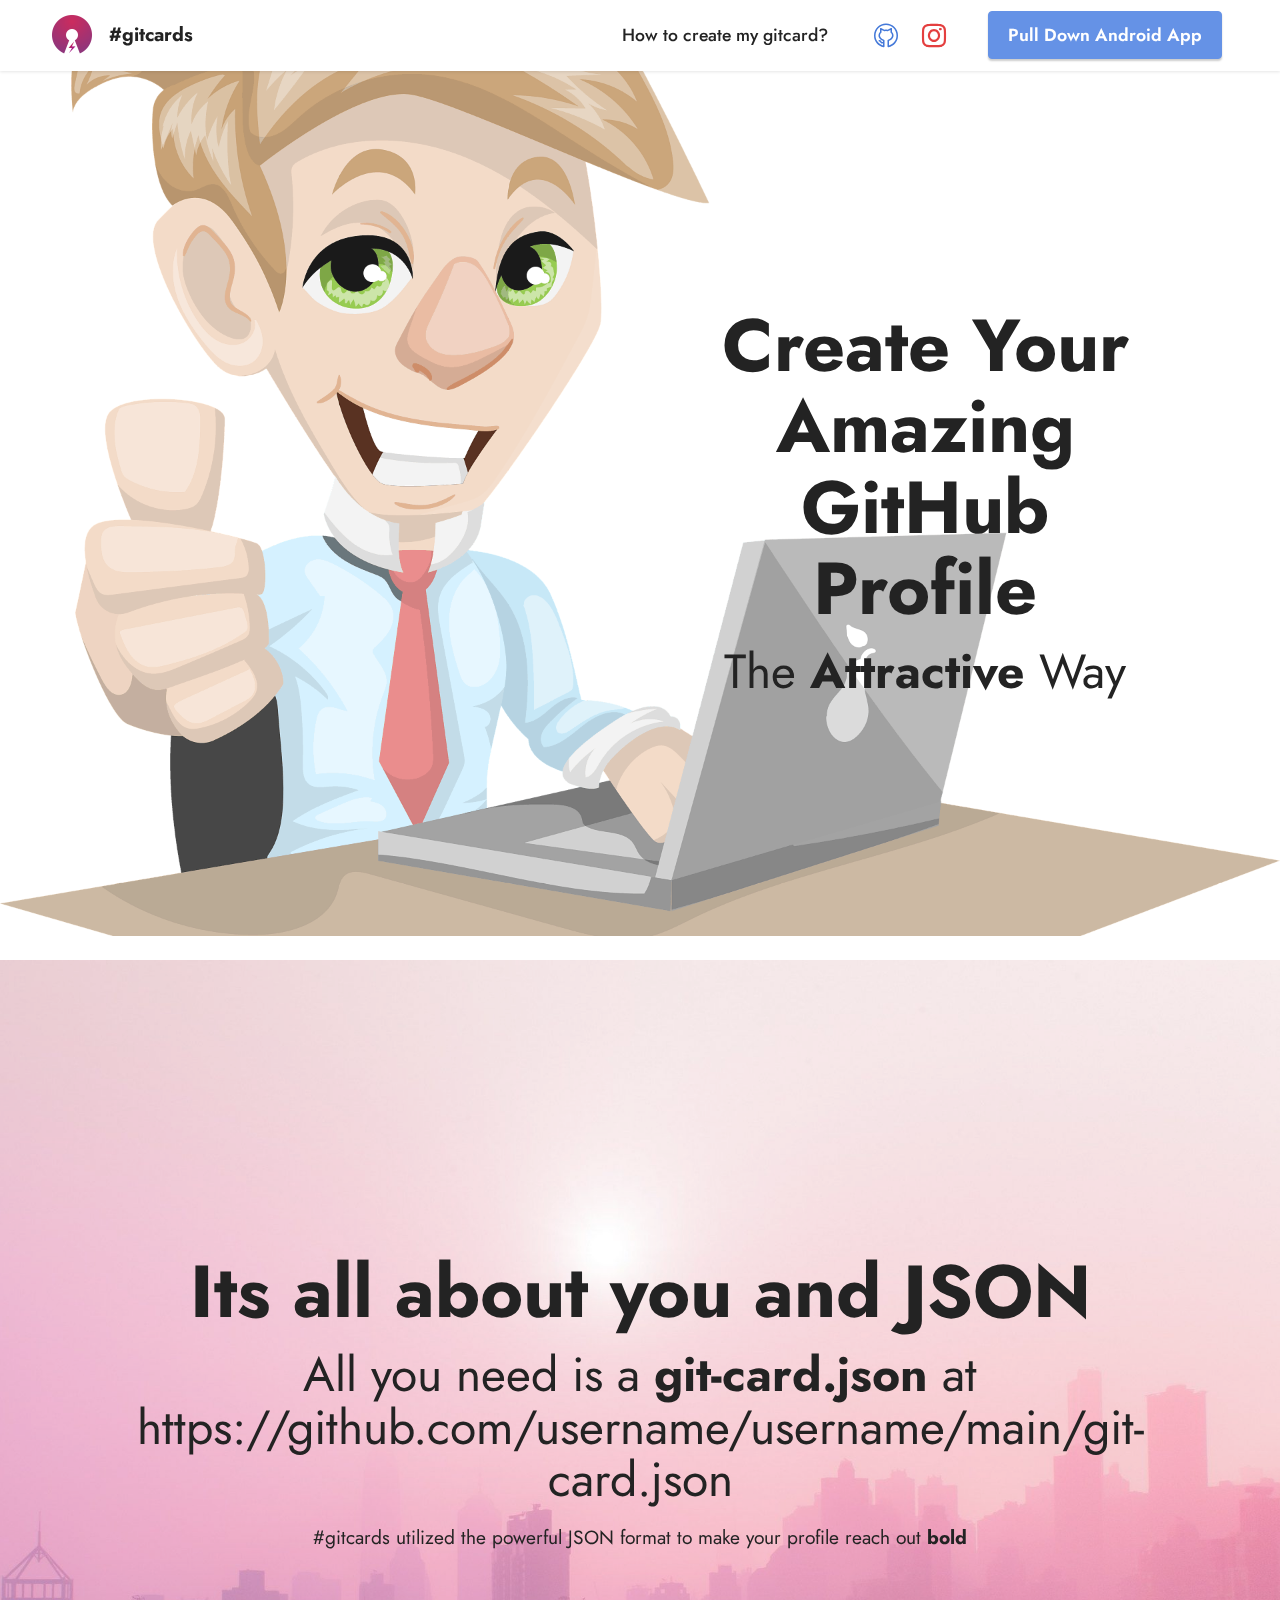
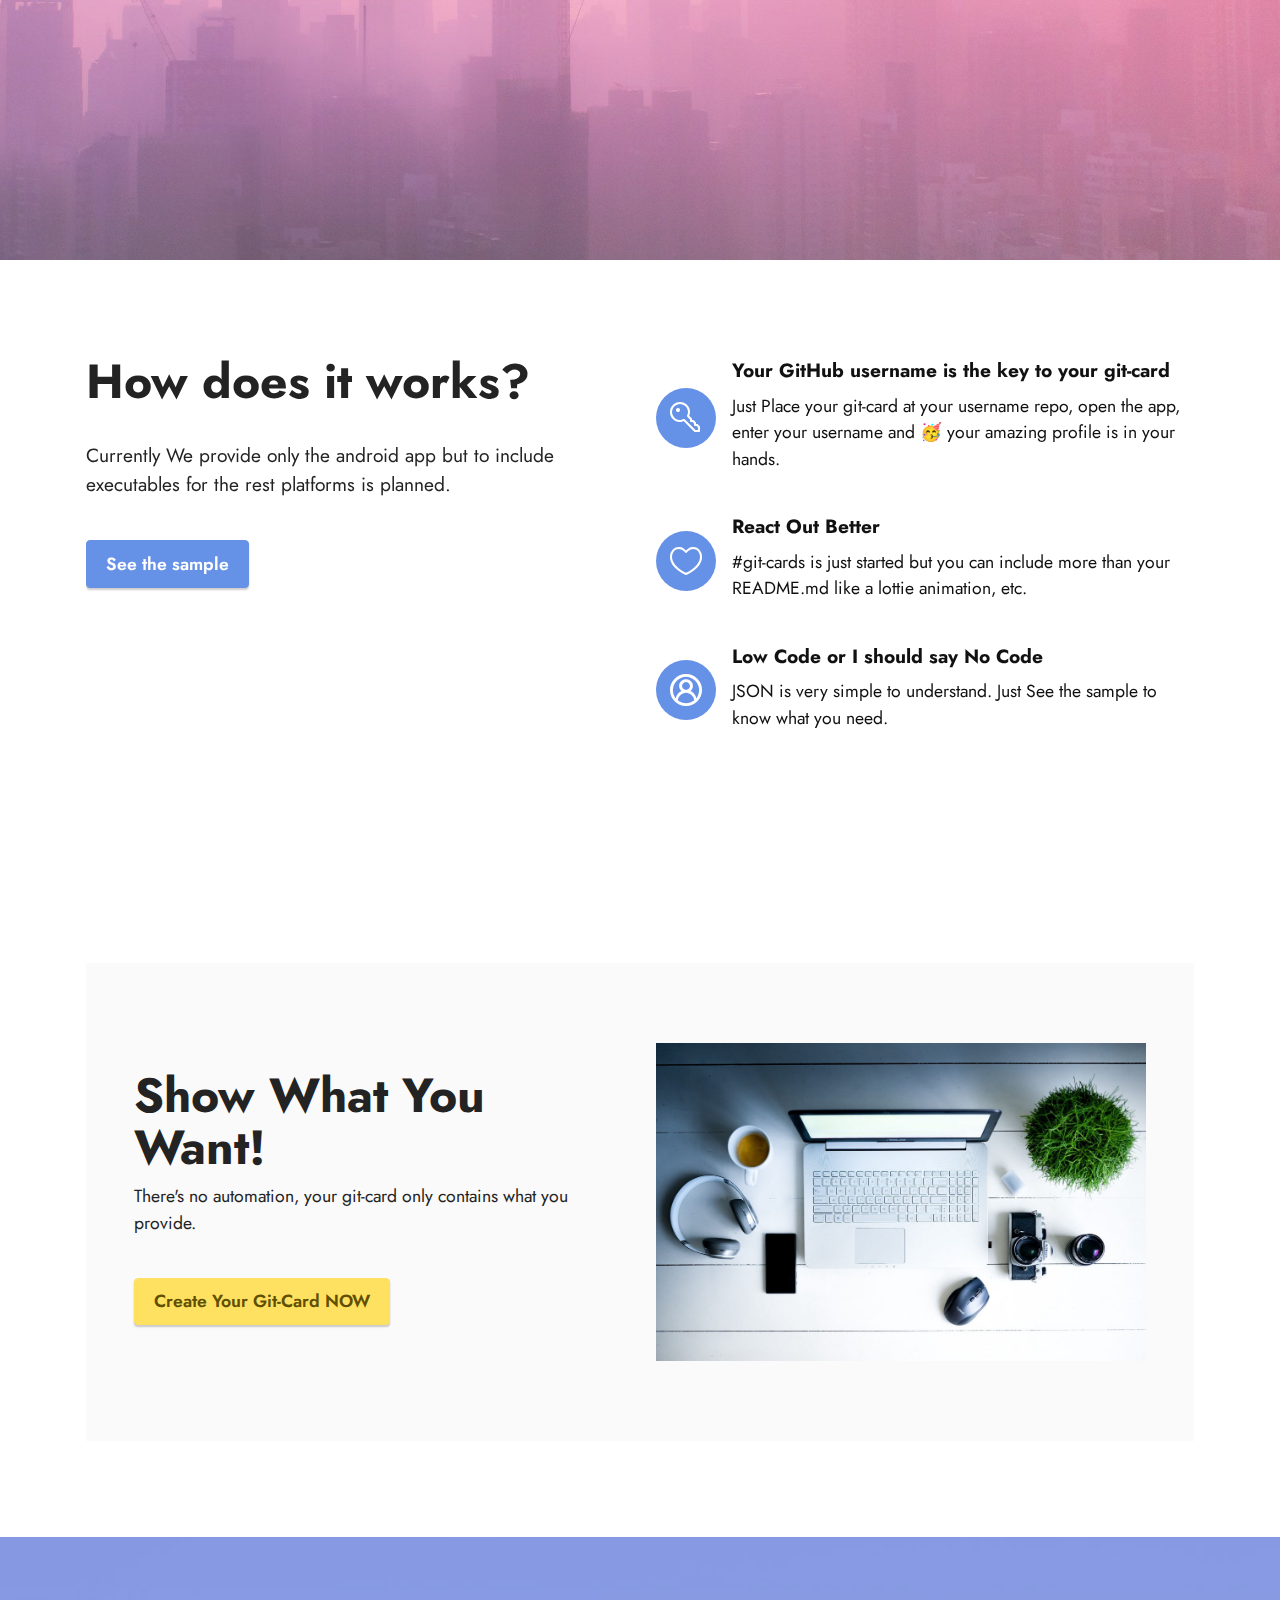
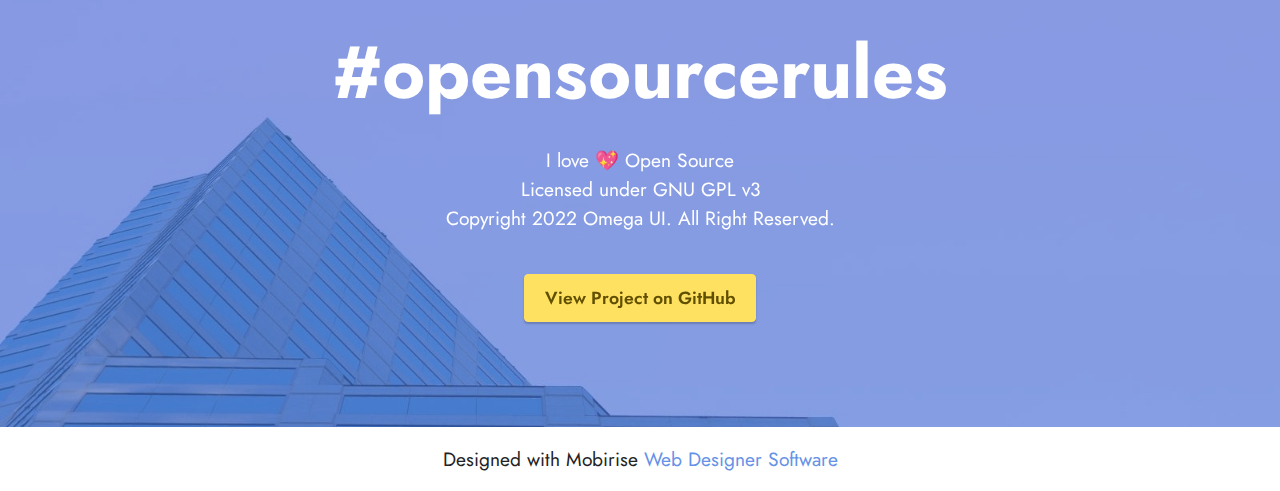
<file: index.html>
<!DOCTYPE html>
<html  >
<head>
  <!-- Site made with Mobirise Website Builder v5.6.5, https://mobirise.com -->
  <meta charset="UTF-8">
  <meta http-equiv="X-UA-Compatible" content="IE=edge">
  <meta name="generator" content="Mobirise v5.6.5, mobirise.com">
  <meta name="twitter:card" content="summary_large_image"/>
  <meta name="twitter:image:src" content="">
  <meta property="og:image" content="">
  <meta name="twitter:title" content="Home">
  <meta name="viewport" content="width=device-width, initial-scale=1, minimum-scale=1">
  <link rel="shortcut icon" href="assets/images/the-open-source-guy-96x96.png" type="image/x-icon">
  <meta name="description" content="">
  
  
  <title>Home</title>
  <link rel="stylesheet" href="assets/web/assets/mobirise-icons2/mobirise2.css">
  <link rel="stylesheet" href="assets/web/assets/mobirise-icons-bold/mobirise-icons-bold.css">
  <link rel="stylesheet" href="assets/bootstrap/css/bootstrap.min.css">
  <link rel="stylesheet" href="assets/bootstrap/css/bootstrap-grid.min.css">
  <link rel="stylesheet" href="assets/bootstrap/css/bootstrap-reboot.min.css">
  <link rel="stylesheet" href="assets/parallax/jarallax.css">
  <link rel="stylesheet" href="assets/dropdown/css/style.css">
  <link rel="stylesheet" href="assets/socicon/css/styles.css">
  <link rel="stylesheet" href="assets/theme/css/style.css">
  <link rel="preload" href="https://fonts.googleapis.com/css?family=Jost:100,200,300,400,500,600,700,800,900,100i,200i,300i,400i,500i,600i,700i,800i,900i&display=swap" as="style" onload="this.onload=null;this.rel='stylesheet'">
  <noscript><link rel="stylesheet" href="https://fonts.googleapis.com/css?family=Jost:100,200,300,400,500,600,700,800,900,100i,200i,300i,400i,500i,600i,700i,800i,900i&display=swap"></noscript>
  <link rel="preload" as="style" href="assets/mobirise/css/mbr-additional.css"><link rel="stylesheet" href="assets/mobirise/css/mbr-additional.css" type="text/css">
  
  
  
  
</head>
<body>
  
  <section data-bs-version="5.1" class="menu menu3 cid-t1g57q1IbG" once="menu" id="menu3-m">
    
    <nav class="navbar navbar-dropdown navbar-fixed-top navbar-expand-lg">
        <div class="container-fluid">
            <div class="navbar-brand">
                <span class="navbar-logo">
                    <a href="https://github.com/omegaui">
                        <img src="assets/images/the-open-source-guy-96x96.png" alt="Mobirise Website Builder" style="height: 3rem;">
                    </a>
                </span>
                <span class="navbar-caption-wrap"><a class="navbar-caption text-black text-primary display-7" href="https://github.com/omegaui/gitcards">#gitcards</a></span>
            </div>
            <button class="navbar-toggler" type="button" data-toggle="collapse" data-bs-toggle="collapse" data-target="#navbarSupportedContent" data-bs-target="#navbarSupportedContent" aria-controls="navbarNavAltMarkup" aria-expanded="false" aria-label="Toggle navigation">
                <div class="hamburger">
                    <span></span>
                    <span></span>
                    <span></span>
                    <span></span>
                </div>
            </button>
            <div class="collapse navbar-collapse" id="navbarSupportedContent">
                <ul class="navbar-nav nav-dropdown" data-app-modern-menu="true"><li class="nav-item"><a class="nav-link link text-black text-primary display-4" href="https://github.com/omegaui/gitcards" target="_blank">How to create my gitcard?</a></li></ul>
                <div class="icons-menu">
                    <a class="iconfont-wrapper" href="https://github.com/omegaui/gitcards" target="_blank">
                        <span class="p-2 mbr-iconfont mbrib-github" style="color: rgb(68, 121, 217); fill: rgb(68, 121, 217);"></span>
                    </a>
                    <a class="iconfont-wrapper" href="https://instagram.com/the_open_source_guy" target="_blank">
                        <span class="p-2 mbr-iconfont socicon-instagram socicon" style="color: rgb(228, 63, 63); fill: rgb(228, 63, 63);"></span>
                    </a>
                    
                    
                </div>
                <div class="navbar-buttons mbr-section-btn"><a class="btn btn-primary display-4" href="https://github.com/omegaui/gitcards/releases">Pull Down Android App</a></div>
            </div>
        </div>
    </nav>
</section>

<section data-bs-version="5.1" class="header3 cid-t1g4H54ow8 mbr-fullscreen mbr-parallax-background" id="header3-l">

    

    <div class="mbr-overlay" style="opacity: 0.1; background-color: rgb(255, 255, 255);"></div>

    <div class="align-center container">
        <div class="row justify-content-end">
            <div class="col-12 col-lg-6">
                <h1 class="mbr-section-title mbr-fonts-style mb-3 display-1"><strong>Create Your Amazing GitHub</strong><br><strong>Profile</strong></h1>
                <h2 class="mbr-section-subtitle mbr-fonts-style mb-3 display-2">The <strong>Attractive </strong>Way</h2>
                
                
            </div>
        </div>
    </div>
</section>

<section data-bs-version="5.1" class="header13 cid-t1g9qLfsce mbr-fullscreen" id="header13-n">

    

    <div class="mbr-overlay" style="opacity: 0.2; background-color: rgb(255, 255, 255);"></div>

    <div class="align-center container">
        <div class="row justify-content-center">
            <div class="col-12 col-lg-12">
                <h1 class="mbr-section-title mbr-fonts-style mb-3 display-1"><strong>Its all about you and JSON</strong></h1>
                <h2 class="mbr-section-subtitle mbr-fonts-style mb-3 display-2">All you need is a <strong>git-card.json</strong> at https://github.com/username/username/main/git-card.json</h2>
                <p class="mbr-text mbr-fonts-style mb-3 display-7">
                    #gitcards utilized the powerful&nbsp;JSON<strong> </strong>format to make your profile reach out <strong>bold</strong></p>
                
                
            </div>
        </div>
    </div>
</section>

<section data-bs-version="5.1" class="features12 cid-t1gclEKkKq" id="features13-p">

    
    
    <div class="container">
        <div class="row justify-content-center">
            <div class="col-12 col-lg-6">
                <div class="card-wrapper">
                    <div class="card-box align-left">
                        <h4 class="card-title mbr-fonts-style mb-4 display-2">
                            <strong>How does it works?</strong></h4>
                        <p class="mbr-text mbr-fonts-style mb-4 display-7">
                            Currently We provide only the android app but to include executables for the rest platforms is planned.</p>
                        <div class="mbr-section-btn"><a class="btn btn-primary display-4" href="https://github.com/omegaui/omegaui/blob/main/git-card.json">See the sample</a></div>
                    </div>
                </div>
            </div>
            <div class="col-12 col-lg-6">
                <div class="item mbr-flex">
                    <div class="icon-box">
                        <span class="mbr-iconfont mbrib-key"></span>
                    </div>
                    <div class="text-box">
                        <h4 class="icon-title mbr-black mbr-fonts-style display-7">
                            <strong>Your GitHub username is the key to your git-card</strong></h4>
                        <h5 class="icon-text mbr-black mbr-fonts-style display-4">Just Place your git-card at your username repo, open the app, enter your username and 🥳 your amazing profile is in your hands.</h5>
                    </div>
                </div>
                <div class="item mbr-flex">
                    <div class="icon-box">
                        <span class="mbr-iconfont mbrib-hearth"></span>
                    </div>
                    <div class="text-box">
                        <h4 class="icon-title mbr-black mbr-fonts-style display-7">
                            <strong>React Out Better</strong></h4>
                        <h5 class="icon-text mbr-black mbr-fonts-style display-4">#git-cards is just started but you can include more than your README.md like a lottie animation, etc.</h5>
                    </div>
                </div>
                <div class="item mbr-flex">
                    <div class="icon-box">
                        <span class="mbr-iconfont mobi-mbri-user-2 mobi-mbri"></span>
                    </div>
                    <div class="text-box">
                        <h4 class="icon-title mbr-black mbr-fonts-style display-7">
                            <strong>Low Code or I should say No Code</strong></h4>
                        <h5 class="icon-text mbr-black mbr-fonts-style display-4">JSON is very simple to understand. Just See the sample to know what you need.</h5>
                    </div>
                </div>
            </div>
        </div>
    </div>
</section>

<section data-bs-version="5.1" class="features15 cid-t1gcn4mXnU" id="features16-q">

    

    
    <div class="container">
        <div class="content-wrapper">
            <div class="row align-items-center">
                <div class="col-12 col-lg">
                    <div class="text-wrapper">
                        <h6 class="card-title mbr-fonts-style display-2"><strong>Show What You Want!&nbsp;</strong></h6>
                        <p class="mbr-text mbr-fonts-style mb-4 display-4">There's no automation, your git-card only contains what you provide.</p>
                        <div class="mbr-section-btn mt-3"><a class="btn btn-warning display-4" href="https://github.com/omegaui/gitcards/blob/main/README.md">Create Your Git-Card NOW</a></div>
                    </div>
                </div>
                <div class="col-12 col-lg-6">
                    <div class="image-wrapper">
                        <img src="assets/images/mbr-1160x753.jpg" alt="Mobirise Website Builder">
                    </div>
                </div>
            </div>
        </div>
    </div>
</section>

<section data-bs-version="5.1" class="info3 cid-t1gcpko5no" id="info3-r">

    

    <div class="mbr-overlay" style="opacity: 0.6; background-color: rgb(68, 121, 217);">
    </div>

    <div class="container">
        <div class="row justify-content-center">
            <div class="card col-12 col-lg-10">
                <div class="card-wrapper">
                    <div class="card-box align-center">
                        <h4 class="card-title mbr-fonts-style align-center mb-4 display-1">
                            <strong>#opensourcerules</strong></h4>
                        <p class="mbr-text mbr-fonts-style mb-4 display-7">I love 💖 Open Source<br>Licensed under GNU GPL v3<br>Copyright 2022 Omega UI. All Right Reserved.</p>
                        <div class="mbr-section-btn mt-3"><a class="btn btn-warning display-4" href="https://github.com/omegaui/gitcards">View Project on GitHub</a></div>
                    </div>
                </div>
            </div>
        </div>
    </div>
</section><section class="display-7" style="padding: 0;align-items: center;justify-content: center;flex-wrap: wrap;    align-content: center;display: flex;position: relative;height: 4rem;"><a href="https://mobiri.se/2499994" style="flex: 1 1;height: 4rem;position: absolute;width: 100%;z-index: 1;"><img alt="" style="height: 4rem;" src="[data-uri]"></a><p style="margin: 0;text-align: center;" class="display-7">Designed with Mobirise &#8204;</p><a style="z-index:1" href="https://mobirise.com/website-design-software.html">Web Designer Software</a></section><script src="assets/bootstrap/js/bootstrap.bundle.min.js"></script>  <script src="assets/parallax/jarallax.js"></script>  <script src="assets/smoothscroll/smooth-scroll.js"></script>  <script src="assets/ytplayer/index.js"></script>  <script src="assets/dropdown/js/navbar-dropdown.js"></script>  <script src="assets/theme/js/script.js"></script>  
  
  
</body>
</html>
</file>
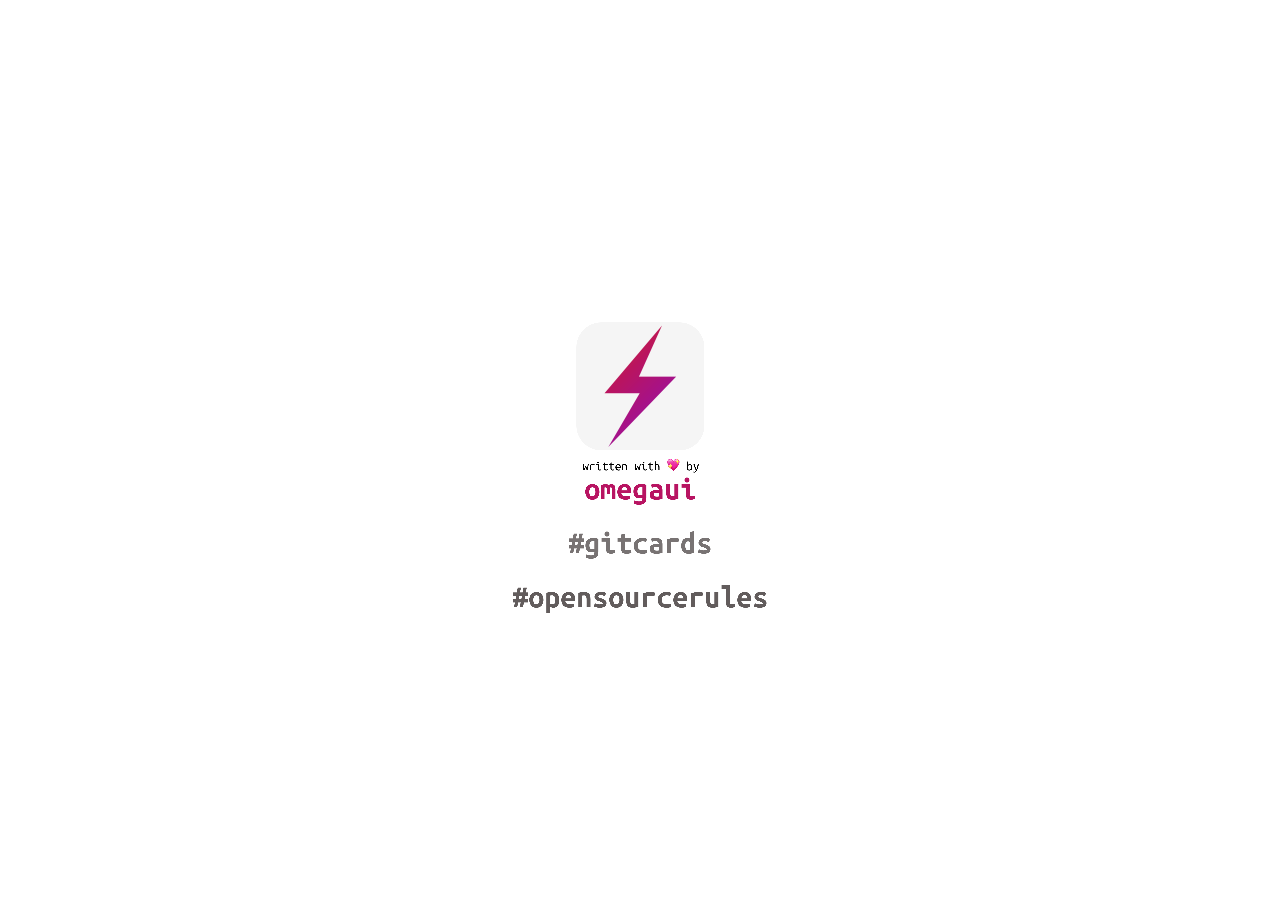
<file: web/index.html>
<!DOCTYPE html>
<html>
<head>
  <!--
    If you are serving your web app in a path other than the root, change the
    href value below to reflect the base path you are serving from.

    The path provided below has to start and end with a slash "/" in order for
    it to work correctly.

    For more details:
    * https://developer.mozilla.org/en-US/docs/Web/HTML/Element/base

    This is a placeholder for base href that will be replaced by the value of
    the `--base-href` argument provided to `flutter build`.
  -->
  <base href="$FLUTTER_BASE_HREF">

  <meta charset="UTF-8">
  <meta content="IE=Edge" http-equiv="X-UA-Compatible">
  <meta name="description" content="A new Flutter project.">

  <!-- iOS meta tags & icons -->
  <meta name="apple-mobile-web-app-capable" content="yes">
  <meta name="apple-mobile-web-app-status-bar-style" content="black">
  <meta name="apple-mobile-web-app-title" content="gitcards">
  <link rel="apple-touch-icon" href="icons/Icon-192.png">

  <!-- Favicon -->
  <link rel="icon" type="image/png" href="favicon.png"/>

  <title>gitcards</title>
  <link rel="manifest" href="manifest.json">
  <script src="splash/splash.js"></script>
  <meta content="width=device-width, initial-scale=1.0, maximum-scale=1.0, user-scalable=no" name="viewport"/>
  <link rel="stylesheet" type="text/css" href="splash/style.css">
</head>
<body>
  <picture id="splash">
    <source srcset="splash/img/light-1x.png 1x, splash/img/light-2x.png 2x, splash/img/light-3x.png 3x, splash/img/light-4x.png 4x" media="(prefers-color-scheme: light)">
    <source srcset="splash/img/dark-1x.png 1x, splash/img/dark-2x.png 2x, splash/img/dark-3x.png 3x, splash/img/dark-4x.png 4x" media="(prefers-color-scheme: dark)">
    <img class="center" aria-hidden="true" src="splash/img/light-1x.png" />
  </picture>
  <!-- This script installs service_worker.js to provide PWA functionality to
       application. For more information, see:
       https://developers.google.com/web/fundamentals/primers/service-workers -->
  <script>
    var serviceWorkerVersion = null;
    var scriptLoaded = false;
    function loadMainDartJs() {
      if (scriptLoaded) {
        return;
      }
      scriptLoaded = true;
      var scriptTag = document.createElement('script');
      scriptTag.src = 'main.dart.js';
      scriptTag.type = 'application/javascript';
      document.body.append(scriptTag);
    }

    if ('serviceWorker' in navigator) {
      // Service workers are supported. Use them.
      window.addEventListener('load', function () {
        // Wait for registration to finish before dropping the <script> tag.
        // Otherwise, the browser will load the script multiple times,
        // potentially different versions.
        var serviceWorkerUrl = 'flutter_service_worker.js?v=' + serviceWorkerVersion;
        navigator.serviceWorker.register(serviceWorkerUrl)
          .then((reg) => {
            function waitForActivation(serviceWorker) {
              serviceWorker.addEventListener('statechange', () => {
                if (serviceWorker.state == 'activated') {
                  console.log('Installed new service worker.');
                  loadMainDartJs();
                }
              });
            }
            if (!reg.active && (reg.installing || reg.waiting)) {
              // No active web worker and we have installed or are installing
              // one for the first time. Simply wait for it to activate.
              waitForActivation(reg.installing || reg.waiting);
            } else if (!reg.active.scriptURL.endsWith(serviceWorkerVersion)) {
              // When the app updates the serviceWorkerVersion changes, so we
              // need to ask the service worker to update.
              console.log('New service worker available.');
              reg.update();
              waitForActivation(reg.installing);
            } else {
              // Existing service worker is still good.
              console.log('Loading app from service worker.');
              loadMainDartJs();
            }
          });

        // If service worker doesn't succeed in a reasonable amount of time,
        // fallback to plaint <script> tag.
        setTimeout(() => {
          if (!scriptLoaded) {
            console.warn(
              'Failed to load app from service worker. Falling back to plain <script> tag.',
            );
            loadMainDartJs();
          }
        }, 4000);
      });
    } else {
      // Service workers not supported. Just drop the <script> tag.
      loadMainDartJs();
    }
  </script>
</body>
</html>
</file>
<file: assets/web/assets/mobirise-icons2/mobirise2.css>
@font-face {
  font-family: 'Moririse2';
  font-display: swap;
  src:  url('mobirise2.eot?f2bix4');
  src:  url('mobirise2.eot?f2bix4#iefix') format('embedded-opentype'),
    url('mobirise2.ttf?f2bix4') format('truetype'),
    url('mobirise2.woff?f2bix4') format('woff'),
    url('mobirise2.svg?f2bix4#mobirise2') format('svg');
  font-weight: normal;
  font-style: normal;
}

[class^="mobi-"], [class*=" mobi-"] {
  /* use !important to prevent issues with browser extensions that change fonts */
  font-family: 'Moririse2' !important;
  speak: none;
  font-style: normal;
  font-weight: normal;
  font-variant: normal;
  text-transform: none;
  line-height: 1;

  /* Better Font Rendering =========== */
  -webkit-font-smoothing: antialiased;
  -moz-osx-font-smoothing: grayscale;
}

.mobi-mbri-add-submenu:before {
  content: "\e900";
}
.mobi-mbri-alert:before {
  content: "\e901";
}
.mobi-mbri-align-center:before {
  content: "\e902";
}
.mobi-mbri-align-justify:before {
  content: "\e903";
}
.mobi-mbri-align-left:before {
  content: "\e904";
}
.mobi-mbri-align-right:before {
  content: "\e905";
}
.mobi-mbri-android:before {
  content: "\e906";
}
.mobi-mbri-apple:before {
  content: "\e907";
}
.mobi-mbri-arrow-down:before {
  content: "\e908";
}
.mobi-mbri-arrow-next:before {
  content: "\e909";
}
.mobi-mbri-arrow-prev:before {
  content: "\e90a";
}
.mobi-mbri-arrow-up:before {
  content: "\e90b";
}
.mobi-mbri-bold:before {
  content: "\e90c";
}
.mobi-mbri-bookmark:before {
  content: "\e90d";
}
.mobi-mbri-bootstrap:before {
  content: "\e90e";
}
.mobi-mbri-briefcase:before {
  content: "\e90f";
}
.mobi-mbri-browse:before {
  content: "\e910";
}
.mobi-mbri-bulleted-list:before {
  content: "\e911";
}
.mobi-mbri-calendar:before {
  content: "\e912";
}
.mobi-mbri-camera:before {
  content: "\e913";
}
.mobi-mbri-cart-add:before {
  content: "\e914";
}
.mobi-mbri-cart-full:before {
  content: "\e915";
}
.mobi-mbri-cash:before {
  content: "\e916";
}
.mobi-mbri-change-style:before {
  content: "\e917";
}
.mobi-mbri-chat:before {
  content: "\e918";
}
.mobi-mbri-clock:before {
  content: "\e919";
}
.mobi-mbri-close:before {
  content: "\e91a";
}
.mobi-mbri-cloud:before {
  content: "\e91b";
}
.mobi-mbri-code:before {
  content: "\e91c";
}
.mobi-mbri-contact-form:before {
  content: "\e91d";
}
.mobi-mbri-credit-card:before {
  content: "\e91e";
}
.mobi-mbri-cursor-click:before {
  content: "\e91f";
}
.mobi-mbri-cust-feedback:before {
  content: "\e920";
}
.mobi-mbri-database:before {
  content: "\e921";
}
.mobi-mbri-delivery:before {
  content: "\e922";
}
.mobi-mbri-desktop:before {
  content: "\e923";
}
.mobi-mbri-devices:before {
  content: "\e924";
}
.mobi-mbri-down:before {
  content: "\e925";
}
.mobi-mbri-download-2:before {
  content: "\e926";
}
.mobi-mbri-download:before {
  content: "\e927";
}
.mobi-mbri-drag-n-drop-2:before {
  content: "\e928";
}
.mobi-mbri-drag-n-drop:before {
  content: "\e929";
}
.mobi-mbri-edit-2:before {
  content: "\e92a";
}
.mobi-mbri-edit:before {
  content: "\e92b";
}
.mobi-mbri-error:before {
  content: "\e92c";
}
.mobi-mbri-extension:before {
  content: "\e92d";
}
.mobi-mbri-features:before {
  content: "\e92e";
}
.mobi-mbri-file:before {
  content: "\e92f";
}
.mobi-mbri-flag:before {
  content: "\e930";
}
.mobi-mbri-folder:before {
  content: "\e931";
}
.mobi-mbri-gift:before {
  content: "\e932";
}
.mobi-mbri-github:before {
  content: "\e933";
}
.mobi-mbri-globe-2:before {
  content: "\e934";
}
.mobi-mbri-globe:before {
  content: "\e935";
}
.mobi-mbri-growing-chart:before {
  content: "\e936";
}
.mobi-mbri-hearth:before {
  content: "\e937";
}
.mobi-mbri-help:before {
  content: "\e938";
}
.mobi-mbri-home:before {
  content: "\e939";
}
.mobi-mbri-hot-cup:before {
  content: "\e93a";
}
.mobi-mbri-idea:before {
  content: "\e93b";
}
.mobi-mbri-image-gallery:before {
  content: "\e93c";
}
.mobi-mbri-image-slider:before {
  content: "\e93d";
}
.mobi-mbri-info:before {
  content: "\e93e";
}
.mobi-mbri-italic:before {
  content: "\e93f";
}
.mobi-mbri-key:before {
  content: "\e940";
}
.mobi-mbri-laptop:before {
  content: "\e941";
}
.mobi-mbri-layers:before {
  content: "\e942";
}
.mobi-mbri-left-right:before {
  content: "\e943";
}
.mobi-mbri-left:before {
  content: "\e944";
}
.mobi-mbri-letter:before {
  content: "\e945";
}
.mobi-mbri-like:before {
  content: "\e946";
}
.mobi-mbri-link:before {
  content: "\e947";
}
.mobi-mbri-lock:before {
  content: "\e948";
}
.mobi-mbri-login:before {
  content: "\e949";
}
.mobi-mbri-logout:before {
  content: "\e94a";
}
.mobi-mbri-magic-stick:before {
  content: "\e94b";
}
.mobi-mbri-map-pin:before {
  content: "\e94c";
}
.mobi-mbri-menu:before {
  content: "\e94d";
}
.mobi-mbri-mobile-2:before {
  content: "\e94e";
}
.mobi-mbri-mobile-horizontal:before {
  content: "\e94f";
}
.mobi-mbri-mobile:before {
  content: "\e950";
}
.mobi-mbri-mobirise:before {
  content: "\e951";
}
.mobi-mbri-more-horizontal:before {
  content: "\e952";
}
.mobi-mbri-more-vertical:before {
  content: "\e953";
}
.mobi-mbri-music:before {
  content: "\e954";
}
.mobi-mbri-new-file:before {
  content: "\e955";
}
.mobi-mbri-numbered-list:before {
  content: "\e956";
}
.mobi-mbri-opened-folder:before {
  content: "\e957";
}
.mobi-mbri-pages:before {
  content: "\e958";
}
.mobi-mbri-paper-plane:before {
  content: "\e959";
}
.mobi-mbri-paperclip:before {
  content: "\e95a";
}
.mobi-mbri-phone:before {
  content: "\e95b";
}
.mobi-mbri-photo:before {
  content: "\e95c";
}
.mobi-mbri-photos:before {
  content: "\e95d";
}
.mobi-mbri-pin:before {
  content: "\e95e";
}
.mobi-mbri-play:before {
  content: "\e95f";
}
.mobi-mbri-plus:before {
  content: "\e960";
}
.mobi-mbri-preview:before {
  content: "\e961";
}
.mobi-mbri-print:before {
  content: "\e962";
}
.mobi-mbri-protect:before {
  content: "\e963";
}
.mobi-mbri-question:before {
  content: "\e964";
}
.mobi-mbri-quote-left:before {
  content: "\e965";
}
.mobi-mbri-quote-right:before {
  content: "\e966";
}
.mobi-mbri-redo:before {
  content: "\e967";
}
.mobi-mbri-refresh:before {
  content: "\e968";
}
.mobi-mbri-responsive-2:before {
  content: "\e969";
}
.mobi-mbri-responsive:before {
  content: "\e96a";
}
.mobi-mbri-right:before {
  content: "\e96b";
}
.mobi-mbri-rocket:before {
  content: "\e96c";
}
.mobi-mbri-sad-face:before {
  content: "\e96d";
}
.mobi-mbri-sale:before {
  content: "\e96e";
}
.mobi-mbri-save:before {
  content: "\e96f";
}
.mobi-mbri-search:before {
  content: "\e970";
}
.mobi-mbri-setting-2:before {
  content: "\e971";
}
.mobi-mbri-setting-3:before {
  content: "\e972";
}
.mobi-mbri-setting:before {
  content: "\e973";
}
.mobi-mbri-share:before {
  content: "\e974";
}
.mobi-mbri-shopping-bag:before {
  content: "\e975";
}
.mobi-mbri-shopping-basket:before {
  content: "\e976";
}
.mobi-mbri-shopping-cart:before {
  content: "\e977";
}
.mobi-mbri-sites:before {
  content: "\e978";
}
.mobi-mbri-smile-face:before {
  content: "\e979";
}
.mobi-mbri-speed:before {
  content: "\e97a";
}
.mobi-mbri-star:before {
  content: "\e97b";
}
.mobi-mbri-success:before {
  content: "\e97c";
}
.mobi-mbri-sun:before {
  content: "\e97d";
}
.mobi-mbri-sun2:before {
  content: "\e97e";
}
.mobi-mbri-tablet-vertical:before {
  content: "\e97f";
}
.mobi-mbri-tablet:before {
  content: "\e980";
}
.mobi-mbri-target:before {
  content: "\e981";
}
.mobi-mbri-timer:before {
  content: "\e982";
}
.mobi-mbri-to-ftp:before {
  content: "\e983";
}
.mobi-mbri-to-local-drive:before {
  content: "\e984";
}
.mobi-mbri-touch-swipe:before {
  content: "\e985";
}
.mobi-mbri-touch:before {
  content: "\e986";
}
.mobi-mbri-trash:before {
  content: "\e987";
}
.mobi-mbri-underline:before {
  content: "\e988";
}
.mobi-mbri-undo:before {
  content: "\e989";
}
.mobi-mbri-unlink:before {
  content: "\e98a";
}
.mobi-mbri-unlock:before {
  content: "\e98b";
}
.mobi-mbri-up-down:before {
  content: "\e98c";
}
.mobi-mbri-up:before {
  content: "\e98d";
}
.mobi-mbri-update:before {
  content: "\e98e";
}
.mobi-mbri-upload-2:before {
  content: "\e98f";
}
.mobi-mbri-upload:before {
  content: "\e990";
}
.mobi-mbri-user-2:before {
  content: "\e991";
}
.mobi-mbri-user:before {
  content: "\e992";
}
.mobi-mbri-users:before {
  content: "\e993";
}
.mobi-mbri-video-play:before {
  content: "\e994";
}
.mobi-mbri-video:before {
  content: "\e995";
}
.mobi-mbri-watch:before {
  content: "\e996";
}
.mobi-mbri-website-theme-2:before {
  content: "\e997";
}
.mobi-mbri-website-theme:before {
  content: "\e998";
}
.mobi-mbri-wifi:before {
  content: "\e999";
}
.mobi-mbri-windows:before {
  content: "\e99a";
}
.mobi-mbri-zoom-in:before {
  content: "\e99b";
}
.mobi-mbri-zoom-out:before {
  content: "\e99c";
}
</file>
<file: assets/web/assets/mobirise-icons-bold/mobirise-icons-bold.css>
@font-face {
  font-family: 'mobirise-icons-bold';
  font-display: swap;
  src:  url('mobirise-icons-bold.eot?m1l4yr');
  src:  url('mobirise-icons-bold.eot?m1l4yr#iefix') format('embedded-opentype'),
    url('mobirise-icons-bold.ttf?m1l4yr') format('truetype'),
    url('mobirise-icons-bold.woff?m1l4yr') format('woff'),
    url('mobirise-icons-bold.svg?m1l4yr#mobirise-icons-bold') format('svg');
  font-weight: normal;
  font-style: normal;
}

[class^="mbrib-"], [class*="mbrib-"] {
  /* use !important to prevent issues with browser extensions that change fonts */
  font-family: 'mobirise-icons-bold' !important;
  speak: none;
  font-style: normal;
  font-weight: normal;
  font-variant: normal;
  text-transform: none;
  line-height: 1;

  /* Better Font Rendering =========== */
  -webkit-font-smoothing: antialiased;
  -moz-osx-font-smoothing: grayscale;
}

.mbrib-add-submenu:before {
  content: "\e900";
}
.mbrib-alert:before {
  content: "\e901";
}
.mbrib-align-center:before {
  content: "\e902";
}
.mbrib-align-justify:before {
  content: "\e903";
}
.mbrib-align-left:before {
  content: "\e904";
}
.mbrib-align-right:before {
  content: "\e905";
}
.mbrib-android:before {
  content: "\e906";
}
.mbrib-apple:before {
  content: "\e907";
}
.mbrib-arrow-down:before {
  content: "\e908";
}
.mbrib-arrow-next:before {
  content: "\e909";
}
.mbrib-arrow-prev:before {
  content: "\e90a";
}
.mbrib-arrow-up:before {
  content: "\e90b";
}
.mbrib-bold:before {
  content: "\e90c";
}
.mbrib-bookmark:before {
  content: "\e90d";
}
.mbrib-bootstrap:before {
  content: "\e90e";
}
.mbrib-briefcase:before {
  content: "\e90f";
}
.mbrib-browse:before {
  content: "\e910";
}
.mbrib-bulleted-list:before {
  content: "\e911";
}
.mbrib-calendar:before {
  content: "\e912";
}
.mbrib-camera:before {
  content: "\e913";
}
.mbrib-cart-add:before {
  content: "\e914";
}
.mbrib-cart-full:before {
  content: "\e915";
}
.mbrib-cash:before {
  content: "\e916";
}
.mbrib-change-style:before {
  content: "\e917";
}
.mbrib-chat:before {
  content: "\e918";
}
.mbrib-clock:before {
  content: "\e919";
}
.mbrib-close:before {
  content: "\e91a";
}
.mbrib-cloud:before {
  content: "\e91b";
}
.mbrib-code:before {
  content: "\e91c";
}
.mbrib-contact-form:before {
  content: "\e91d";
}
.mbrib-credit-card:before {
  content: "\e91e";
}
.mbrib-cursor-click:before {
  content: "\e91f";
}
.mbrib-cust-feedback:before {
  content: "\e920";
}
.mbrib-database:before {
  content: "\e921";
}
.mbrib-delivery:before {
  content: "\e922";
}
.mbrib-desktop:before {
  content: "\e923";
}
.mbrib-devices:before {
  content: "\e924";
}
.mbrib-down:before {
  content: "\e925";
}
.mbrib-download:before {
  content: "\e926";
}
.mbrib-drag-n-drop:before {
  content: "\e927";
}
.mbrib-drag-n-drop2:before {
  content: "\e928";
}
.mbrib-edit:before {
  content: "\e929";
}
.mbrib-edit2:before {
  content: "\e92a";
}
.mbrib-error:before {
  content: "\e92b";
}
.mbrib-extension:before {
  content: "\e92c";
}
.mbrib-features:before {
  content: "\e92d";
}
.mbrib-file:before {
  content: "\e92e";
}
.mbrib-flag:before {
  content: "\e92f";
}
.mbrib-folder:before {
  content: "\e930";
}
.mbrib-gift:before {
  content: "\e931";
}
.mbrib-github:before {
  content: "\e932";
}
.mbrib-globe-2:before {
  content: "\e933";
}
.mbrib-globe:before {
  content: "\e934";
}
.mbrib-growing-chart:before {
  content: "\e935";
}
.mbrib-hearth:before {
  content: "\e936";
}
.mbrib-help:before {
  content: "\e937";
}
.mbrib-home:before {
  content: "\e938";
}
.mbrib-hot-cup:before {
  content: "\e939";
}
.mbrib-idea:before {
  content: "\e93a";
}
.mbrib-image-gallery:before {
  content: "\e93b";
}
.mbrib-image-slider:before {
  content: "\e93c";
}
.mbrib-info:before {
  content: "\e93d";
}
.mbrib-italic:before {
  content: "\e93e";
}
.mbrib-key:before {
  content: "\e93f";
}
.mbrib-laptop:before {
  content: "\e940";
}
.mbrib-layers:before {
  content: "\e941";
}
.mbrib-left-right:before {
  content: "\e942";
}
.mbrib-left:before {
  content: "\e943";
}
.mbrib-letter:before {
  content: "\e944";
}
.mbrib-like:before {
  content: "\e945";
}
.mbrib-link:before {
  content: "\e946";
}
.mbrib-lock:before {
  content: "\e947";
}
.mbrib-login:before {
  content: "\e948";
}
.mbrib-logout:before {
  content: "\e949";
}
.mbrib-magic-stick:before {
  content: "\e94a";
}
.mbrib-map-pin:before {
  content: "\e94b";
}
.mbrib-menu:before {
  content: "\e94c";
}
.mbrib-mobile:before {
  content: "\e94d";
}
.mbrib-mobile2:before {
  content: "\e94e";
}
.mbrib-mobirise:before {
  content: "\e94f";
}
.mbrib-more-horizontal:before {
  content: "\e950";
}
.mbrib-more-vertical:before {
  content: "\e951";
}
.mbrib-music:before {
  content: "\e952";
}
.mbrib-new-file:before {
  content: "\e953";
}
.mbrib-numbered-list:before {
  content: "\e954";
}
.mbrib-opened-folder:before {
  content: "\e955";
}
.mbrib-pages:before {
  content: "\e956";
}
.mbrib-paper-plane:before {
  content: "\e957";
}
.mbrib-paperclip:before {
  content: "\e958";
}
.mbrib-photo:before {
  content: "\e959";
}
.mbrib-photos:before {
  content: "\e95a";
}
.mbrib-pin:before {
  content: "\e95b";
}
.mbrib-play:before {
  content: "\e95c";
}
.mbrib-plus:before {
  content: "\e95d";
}
.mbrib-preview:before {
  content: "\e95e";
}
.mbrib-print:before {
  content: "\e95f";
}
.mbrib-protect:before {
  content: "\e960";
}
.mbrib-question:before {
  content: "\e961";
}
.mbrib-quote-left:before {
  content: "\e962";
}
.mbrib-quote-right:before {
  content: "\e963";
}
.mbrib-redo:before {
  content: "\e964";
}
.mbrib-refresh:before {
  content: "\e965";
}
.mbrib-responsive:before {
  content: "\e966";
}
.mbrib-right:before {
  content: "\e967";
}
.mbrib-rocket:before {
  content: "\e968";
}
.mbrib-sad-face:before {
  content: "\e969";
}
.mbrib-sale:before {
  content: "\e96a";
}
.mbrib-save:before {
  content: "\e96b";
}
.mbrib-search:before {
  content: "\e96c";
}
.mbrib-setting:before {
  content: "\e96d";
}
.mbrib-setting2:before {
  content: "\e96e";
}
.mbrib-setting3:before {
  content: "\e96f";
}
.mbrib-share:before {
  content: "\e970";
}
.mbrib-shopping-bag:before {
  content: "\e971";
}
.mbrib-shopping-basket:before {
  content: "\e972";
}
.mbrib-shopping-cart:before {
  content: "\e973";
}
.mbrib-sites:before {
  content: "\e974";
}
.mbrib-smile-face:before {
  content: "\e975";
}
.mbrib-speed:before {
  content: "\e976";
}
.mbrib-star:before {
  content: "\e977";
}
.mbrib-success:before {
  content: "\e978";
}
.mbrib-sun:before {
  content: "\e979";
}
.mbrib-sun2:before {
  content: "\e97a";
}
.mbrib-tablet-vertical:before {
  content: "\e97b";
}
.mbrib-tablet:before {
  content: "\e97c";
}
.mbrib-target:before {
  content: "\e97d";
}
.mbrib-timer:before {
  content: "\e97e";
}
.mbrib-to-ftp:before {
  content: "\e97f";
}
.mbrib-to-local-drive:before {
  content: "\e980";
}
.mbrib-touch-swipe:before {
  content: "\e981";
}
.mbrib-touch:before {
  content: "\e982";
}
.mbrib-trash:before {
  content: "\e983";
}
.mbrib-underline:before {
  content: "\e984";
}
.mbrib-undo:before {
  content: "\e985";
}
.mbrib-unlink:before {
  content: "\e986";
}
.mbrib-unlock:before {
  content: "\e987";
}
.mbrib-up-down:before {
  content: "\e988";
}
.mbrib-up:before {
  content: "\e989";
}
.mbrib-update:before {
  content: "\e98a";
}
.mbrib-upload:before {
  content: "\e98b";
}
.mbrib-user:before {
  content: "\e98c";
}
.mbrib-user2:before {
  content: "\e98d";
}
.mbrib-users:before {
  content: "\e98e";
}
.mbrib-video-play:before {
  content: "\e98f";
}
.mbrib-video:before {
  content: "\e990";
}
.mbrib-watch:before {
  content: "\e991";
}
.mbrib-website-theme:before {
  content: "\e992";
}
.mbrib-wifi:before {
  content: "\e993";
}
.mbrib-windows:before {
  content: "\e994";
}
.mbrib-zoom-out:before {
  content: "\e995";
}
</file>
<file: assets/parallax/jarallax.css>
.jarallax {
    position: relative;
    z-index: 0;
}
.jarallax > .jarallax-img {
    position: absolute;
    object-fit: cover;
    /* support for plugin https://github.com/bfred-it/object-fit-images */
    font-family: 'object-fit: cover;';
    top: 0;
    left: 0;
    width: 100%;
    height: 100%;
    z-index: -1;
}
</file>
<file: assets/dropdown/css/style.css>
.navbar-dropdown {
  left: 0;
  padding: 0;
  position: absolute;
  right: 0;
  top: 0;
  transition: all 0.45s ease;
  z-index: 1030;
  background: #282828; }
  .navbar-dropdown .navbar-logo {
    margin-right: 0.8rem;
    transition: margin 0.3s ease-in-out;
    vertical-align: middle; }
    .navbar-dropdown .navbar-logo img {
      height: 3.125rem;
      transition: all 0.3s ease-in-out; }
    .navbar-dropdown .navbar-logo.mbr-iconfont {
      font-size: 3.125rem;
      line-height: 3.125rem; }
  .navbar-dropdown .navbar-caption {
    font-weight: 700;
    white-space: normal;
    vertical-align: -4px;
    line-height: 3.125rem !important; }
    .navbar-dropdown .navbar-caption, .navbar-dropdown .navbar-caption:hover {
      color: inherit;
      text-decoration: none; }
  .navbar-dropdown .mbr-iconfont + .navbar-caption {
    vertical-align: -1px; }
  .navbar-dropdown.navbar-fixed-top {
    position: fixed; }
  .navbar-dropdown .navbar-brand span {
    vertical-align: -4px; }
  .navbar-dropdown.bg-color.transparent {
    background: none; }
  .navbar-dropdown.navbar-short .navbar-brand {
    padding: 0.625rem 0; }
    .navbar-dropdown.navbar-short .navbar-brand span {
      vertical-align: -1px; }
  .navbar-dropdown.navbar-short .navbar-caption {
    line-height: 2.375rem !important;
    vertical-align: -2px; }
  .navbar-dropdown.navbar-short .navbar-logo {
    margin-right: 0.5rem; }
    .navbar-dropdown.navbar-short .navbar-logo img {
      height: 2.375rem; }
    .navbar-dropdown.navbar-short .navbar-logo.mbr-iconfont {
      font-size: 2.375rem;
      line-height: 2.375rem; }
  .navbar-dropdown.navbar-short .mbr-table-cell {
    height: 3.625rem; }
  .navbar-dropdown .navbar-close {
    left: 0.6875rem;
    position: fixed;
    top: 0.75rem;
    z-index: 1000; }
  .navbar-dropdown .hamburger-icon {
    content: "";
    display: inline-block;
    vertical-align: middle;
    width: 16px;
    -webkit-box-shadow: 0 -6px 0 1px #282828,0 0 0 1px #282828,0 6px 0 1px #282828;
    -moz-box-shadow: 0 -6px 0 1px #282828,0 0 0 1px #282828,0 6px 0 1px #282828;
    box-shadow: 0 -6px 0 1px #282828,0 0 0 1px #282828,0 6px 0 1px #282828; }

.dropdown-menu .dropdown-toggle[data-toggle="dropdown-submenu"]::after {
  border-bottom: 0.35em solid transparent;
  border-left: 0.35em solid;
  border-right: 0;
  border-top: 0.35em solid transparent;
  margin-left: 0.3rem; }

.dropdown-menu .dropdown-item:focus {
  outline: 0; }

.nav-dropdown {
  font-size: 0.75rem;
  font-weight: 500;
  height: auto !important; }
  .nav-dropdown .nav-btn {
    padding-left: 1rem; }
  .nav-dropdown .link {
    margin: .667em 1.667em;
    font-weight: 500;
    padding: 0;
    transition: color .2s ease-in-out; }
    .nav-dropdown .link.dropdown-toggle {
      margin-right: 2.583em; }
      .nav-dropdown .link.dropdown-toggle::after {
        margin-left: .25rem;
        border-top: 0.35em solid;
        border-right: 0.35em solid transparent;
        border-left: 0.35em solid transparent;
        border-bottom: 0; }
      .nav-dropdown .link.dropdown-toggle[aria-expanded="true"] {
        margin: 0;
        padding: 0.667em 3.263em  0.667em 1.667em; }
  .nav-dropdown .link::after,
  .nav-dropdown .dropdown-item::after {
    color: inherit; }
  .nav-dropdown .btn {
    font-size: 0.75rem;
    font-weight: 700;
    letter-spacing: 0;
    margin-bottom: 0;
    padding-left: 1.25rem;
    padding-right: 1.25rem; }
  .nav-dropdown .dropdown-menu {
    border-radius: 0;
    border: 0;
    left: 0;
    margin: 0;
    padding-bottom: 1.25rem;
    padding-top: 1.25rem;
    position: relative; }
  .nav-dropdown .dropdown-submenu {
    margin-left: 0.125rem;
    top: 0; }
  .nav-dropdown .dropdown-item {
    font-weight: 500;
    line-height: 2;
    padding: 0.3846em 4.615em 0.3846em 1.5385em;
    position: relative;
    transition: color .2s ease-in-out, background-color .2s ease-in-out; }
    .nav-dropdown .dropdown-item::after {
      margin-top: -0.3077em;
      position: absolute;
      right: 1.1538em;
      top: 50%; }
    .nav-dropdown .dropdown-item:focus, .nav-dropdown .dropdown-item:hover {
      background: none; }

@media (max-width: 767px) {
  .nav-dropdown.navbar-toggleable-sm {
    bottom: 0;
    display: none;
    left: 0;
    overflow-x: hidden;
    position: fixed;
    top: 0;
    transform: translateX(-100%);
    -ms-transform: translateX(-100%);
    -webkit-transform: translateX(-100%);
    width: 18.75rem;
    z-index: 999; } }
.nav-dropdown.navbar-toggleable-xl {
  bottom: 0;
  display: none;
  left: 0;
  overflow-x: hidden;
  position: fixed;
  top: 0;
  transform: translateX(-100%);
  -ms-transform: translateX(-100%);
  -webkit-transform: translateX(-100%);
  width: 18.75rem;
  z-index: 999; }

.nav-dropdown-sm {
  display: block !important;
  overflow-x: hidden;
  overflow: auto;
  padding-top: 3.875rem; }
  .nav-dropdown-sm::after {
    content: "";
    display: block;
    height: 3rem;
    width: 100%; }
  .nav-dropdown-sm.collapse.in ~ .navbar-close {
    display: block !important; }
  .nav-dropdown-sm.collapsing, .nav-dropdown-sm.collapse.in {
    transform: translateX(0);
    -ms-transform: translateX(0);
    -webkit-transform: translateX(0);
    transition: all 0.25s ease-out;
    -webkit-transition: all 0.25s ease-out;
    background: #282828; }
  .nav-dropdown-sm.collapsing[aria-expanded="false"] {
    transform: translateX(-100%);
    -ms-transform: translateX(-100%);
    -webkit-transform: translateX(-100%); }
  .nav-dropdown-sm .nav-item {
    display: block;
    margin-left: 0 !important;
    padding-left: 0; }
  .nav-dropdown-sm .link,
  .nav-dropdown-sm .dropdown-item {
    border-top: 1px dotted rgba(255, 255, 255, 0.1);
    font-size: 0.8125rem;
    line-height: 1.6;
    margin: 0 !important;
    padding: 0.875rem 2.4rem 0.875rem 1.5625rem !important;
    position: relative;
    white-space: normal; }
    .nav-dropdown-sm .link:focus, .nav-dropdown-sm .link:hover,
    .nav-dropdown-sm .dropdown-item:focus,
    .nav-dropdown-sm .dropdown-item:hover {
      background: rgba(0, 0, 0, 0.2) !important;
      color: #c0a375; }
  .nav-dropdown-sm .nav-btn {
    position: relative;
    padding: 1.5625rem 1.5625rem 0 1.5625rem; }
    .nav-dropdown-sm .nav-btn::before {
      border-top: 1px dotted rgba(255, 255, 255, 0.1);
      content: "";
      left: 0;
      position: absolute;
      top: 0;
      width: 100%; }
    .nav-dropdown-sm .nav-btn + .nav-btn {
      padding-top: 0.625rem; }
      .nav-dropdown-sm .nav-btn + .nav-btn::before {
        display: none; }
  .nav-dropdown-sm .btn {
    padding: 0.625rem 0; }
  .nav-dropdown-sm .dropdown-toggle[data-toggle="dropdown-submenu"]::after {
    margin-left: .25rem;
    border-top: 0.35em solid;
    border-right: 0.35em solid transparent;
    border-left: 0.35em solid transparent;
    border-bottom: 0; }
  .nav-dropdown-sm .dropdown-toggle[data-toggle="dropdown-submenu"][aria-expanded="true"]::after {
    border-top: 0;
    border-right: 0.35em solid transparent;
    border-left: 0.35em solid transparent;
    border-bottom: 0.35em solid; }
  .nav-dropdown-sm .dropdown-menu {
    margin: 0;
    padding: 0;
    position: relative;
    top: 0;
    left: 0;
    width: 100%;
    border: 0;
    float: none;
    border-radius: 0;
    background: none; }
  .nav-dropdown-sm .dropdown-submenu {
    left: 100%;
    margin-left: 0.125rem;
    margin-top: -1.25rem;
    top: 0; }

.navbar-toggleable-sm .nav-dropdown .dropdown-menu {
  position: absolute; }

.navbar-toggleable-sm .nav-dropdown .dropdown-submenu {
  left: 100%;
  margin-left: 0.125rem;
  margin-top: -1.25rem;
  top: 0; }

.navbar-toggleable-sm.opened .nav-dropdown .dropdown-menu {
  position: relative; }

.navbar-toggleable-sm.opened .nav-dropdown .dropdown-submenu {
  left: 0;
  margin-left: 00rem;
  margin-top: 0rem;
  top: 0; }

.is-builder .nav-dropdown.collapsing {
  transition: none !important; }
</file>
<file: assets/socicon/css/styles.css>
@charset "UTF-8";

@font-face {
  font-family: 'Socicon';
  src:  url('../fonts/socicon.eot');
  src:  url('../fonts/socicon.eot?#iefix') format('embedded-opentype'),
    url('../fonts/socicon.woff2') format('woff2'),
    url('../fonts/socicon.ttf') format('truetype'),
    url('../fonts/socicon.woff') format('woff'),
    url('../fonts/socicon.svg#socicon') format('svg');
  font-weight: normal;
  font-style: normal;
  font-display: swap;
}

[data-icon]:before {
  font-family: "socicon" !important;
  content: attr(data-icon);
  font-style: normal !important;
  font-weight: normal !important;
  font-variant: normal !important;
  text-transform: none !important;
  speak: none;
  line-height: 1;
  -webkit-font-smoothing: antialiased;
  -moz-osx-font-smoothing: grayscale;
}

[class^="socicon-"], [class*=" socicon-"] {
  /* use !important to prevent issues with browser extensions that change fonts */
  font-family: 'Socicon' !important;
  speak: none;
  font-style: normal;
  font-weight: normal;
  font-variant: normal;
  text-transform: none;
  line-height: 1;

  /* Better Font Rendering =========== */
  -webkit-font-smoothing: antialiased;
  -moz-osx-font-smoothing: grayscale;
}

.socicon-eitaa:before {
  content: "\e97c";
}
.socicon-soroush:before {
  content: "\e97d";
}
.socicon-bale:before {
  content: "\e97e";
}
.socicon-zazzle:before {
  content: "\e97b";
}
.socicon-society6:before {
  content: "\e97a";
}
.socicon-redbubble:before {
  content: "\e979";
}
.socicon-avvo:before {
  content: "\e978";
}
.socicon-stitcher:before {
  content: "\e977";
}
.socicon-googlehangouts:before {
  content: "\e974";
}
.socicon-dlive:before {
  content: "\e975";
}
.socicon-vsco:before {
  content: "\e976";
}
.socicon-flipboard:before {
  content: "\e973";
}
.socicon-ubuntu:before {
  content: "\e958";
}
.socicon-artstation:before {
  content: "\e959";
}
.socicon-invision:before {
  content: "\e95a";
}
.socicon-torial:before {
  content: "\e95b";
}
.socicon-collectorz:before {
  content: "\e95c";
}
.socicon-seenthis:before {
  content: "\e95d";
}
.socicon-googleplaymusic:before {
  content: "\e95e";
}
.socicon-debian:before {
  content: "\e95f";
}
.socicon-filmfreeway:before {
  content: "\e960";
}
.socicon-gnome:before {
  content: "\e961";
}
.socicon-itchio:before {
  content: "\e962";
}
.socicon-jamendo:before {
  content: "\e963";
}
.socicon-mix:before {
  content: "\e964";
}
.socicon-sharepoint:before {
  content: "\e965";
}
.socicon-tinder:before {
  content: "\e966";
}
.socicon-windguru:before {
  content: "\e967";
}
.socicon-cdbaby:before {
  content: "\e968";
}
.socicon-elementaryos:before {
  content: "\e969";
}
.socicon-stage32:before {
  content: "\e96a";
}
.socicon-tiktok:before {
  content: "\e96b";
}
.socicon-gitter:before {
  content: "\e96c";
}
.socicon-letterboxd:before {
  content: "\e96d";
}
.socicon-threema:before {
  content: "\e96e";
}
.socicon-splice:before {
  content: "\e96f";
}
.socicon-metapop:before {
  content: "\e970";
}
.socicon-naver:before {
  content: "\e971";
}
.socicon-remote:before {
  content: "\e972";
}
.socicon-internet:before {
  content: "\e957";
}
.socicon-moddb:before {
  content: "\e94b";
}
.socicon-indiedb:before {
  content: "\e94c";
}
.socicon-traxsource:before {
  content: "\e94d";
}
.socicon-gamefor:before {
  content: "\e94e";
}
.socicon-pixiv:before {
  content: "\e94f";
}
.socicon-myanimelist:before {
  content: "\e950";
}
.socicon-blackberry:before {
  content: "\e951";
}
.socicon-wickr:before {
  content: "\e952";
}
.socicon-spip:before {
  content: "\e953";
}
.socicon-napster:before {
  content: "\e954";
}
.socicon-beatport:before {
  content: "\e955";
}
.socicon-hackerone:before {
  content: "\e956";
}
.socicon-hackernews:before {
  content: "\e946";
}
.socicon-smashwords:before {
  content: "\e947";
}
.socicon-kobo:before {
  content: "\e948";
}
.socicon-bookbub:before {
  content: "\e949";
}
.socicon-mailru:before {
  content: "\e94a";
}
.socicon-gitlab:before {
  content: "\e945";
}
.socicon-instructables:before {
  content: "\e944";
}
.socicon-portfolio:before {
  content: "\e943";
}
.socicon-codered:before {
  content: "\e940";
}
.socicon-origin:before {
  content: "\e941";
}
.socicon-nextdoor:before {
  content: "\e942";
}
.socicon-udemy:before {
  content: "\e93f";
}
.socicon-livemaster:before {
  content: "\e93e";
}
.socicon-crunchbase:before {
  content: "\e93b";
}
.socicon-homefy:before {
  content: "\e93c";
}
.socicon-calendly:before {
  content: "\e93d";
}
.socicon-realtor:before {
  content: "\e90f";
}
.socicon-tidal:before {
  content: "\e910";
}
.socicon-qobuz:before {
  content: "\e911";
}
.socicon-natgeo:before {
  content: "\e912";
}
.socicon-mastodon:before {
  content: "\e913";
}
.socicon-unsplash:before {
  content: "\e914";
}
.socicon-homeadvisor:before {
  content: "\e915";
}
.socicon-angieslist:before {
  content: "\e916";
}
.socicon-codepen:before {
  content: "\e917";
}
.socicon-slack:before {
  content: "\e918";
}
.socicon-openaigym:before {
  content: "\e919";
}
.socicon-logmein:before {
  content: "\e91a";
}
.socicon-fiverr:before {
  content: "\e91b";
}
.socicon-gotomeeting:before {
  content: "\e91c";
}
.socicon-aliexpress:before {
  content: "\e91d";
}
.socicon-guru:before {
  content: "\e91e";
}
.socicon-appstore:before {
  content: "\e91f";
}
.socicon-homes:before {
  content: "\e920";
}
.socicon-zoom:before {
  content: "\e921";
}
.socicon-alibaba:before {
  content: "\e922";
}
.socicon-craigslist:before {
  content: "\e923";
}
.socicon-wix:before {
  content: "\e924";
}
.socicon-redfin:before {
  content: "\e925";
}
.socicon-googlecalendar:before {
  content: "\e926";
}
.socicon-shopify:before {
  content: "\e927";
}
.socicon-freelancer:before {
  content: "\e928";
}
.socicon-seedrs:before {
  content: "\e929";
}
.socicon-bing:before {
  content: "\e92a";
}
.socicon-doodle:before {
  content: "\e92b";
}
.socicon-bonanza:before {
  content: "\e92c";
}
.socicon-squarespace:before {
  content: "\e92d";
}
.socicon-toptal:before {
  content: "\e92e";
}
.socicon-gust:before {
  content: "\e92f";
}
.socicon-ask:before {
  content: "\e930";
}
.socicon-trulia:before {
  content: "\e931";
}
.socicon-loomly:before {
  content: "\e932";
}
.socicon-ghost:before {
  content: "\e933";
}
.socicon-upwork:before {
  content: "\e934";
}
.socicon-fundable:before {
  content: "\e935";
}
.socicon-booking:before {
  content: "\e936";
}
.socicon-googlemaps:before {
  content: "\e937";
}
.socicon-zillow:before {
  content: "\e938";
}
.socicon-niconico:before {
  content: "\e939";
}
.socicon-toneden:before {
  content: "\e93a";
}
.socicon-augment:before {
  content: "\e908";
}
.socicon-bitbucket:before {
  content: "\e909";
}
.socicon-fyuse:before {
  content: "\e90a";
}
.socicon-yt-gaming:before {
  content: "\e90b";
}
.socicon-sketchfab:before {
  content: "\e90c";
}
.socicon-mobcrush:before {
  content: "\e90d";
}
.socicon-microsoft:before {
  content: "\e90e";
}
.socicon-pandora:before {
  content: "\e907";
}
.socicon-messenger:before {
  content: "\e906";
}
.socicon-gamewisp:before {
  content: "\e905";
}
.socicon-bloglovin:before {
  content: "\e904";
}
.socicon-tunein:before {
  content: "\e903";
}
.socicon-gamejolt:before {
  content: "\e901";
}
.socicon-trello:before {
  content: "\e902";
}
.socicon-spreadshirt:before {
  content: "\e900";
}
.socicon-500px:before {
  content: "\e000";
}
.socicon-8tracks:before {
  content: "\e001";
}
.socicon-airbnb:before {
  content: "\e002";
}
.socicon-alliance:before {
  content: "\e003";
}
.socicon-amazon:before {
  content: "\e004";
}
.socicon-amplement:before {
  content: "\e005";
}
.socicon-android:before {
  content: "\e006";
}
.socicon-angellist:before {
  content: "\e007";
}
.socicon-apple:before {
  content: "\e008";
}
.socicon-appnet:before {
  content: "\e009";
}
.socicon-baidu:before {
  content: "\e00a";
}
.socicon-bandcamp:before {
  content: "\e00b";
}
.socicon-battlenet:before {
  content: "\e00c";
}
.socicon-mixer:before {
  content: "\e00d";
}
.socicon-bebee:before {
  content: "\e00e";
}
.socicon-bebo:before {
  content: "\e00f";
}
.socicon-behance:before {
  content: "\e010";
}
.socicon-blizzard:before {
  content: "\e011";
}
.socicon-blogger:before {
  content: "\e012";
}
.socicon-buffer:before {
  content: "\e013";
}
.socicon-chrome:before {
  content: "\e014";
}
.socicon-coderwall:before {
  content: "\e015";
}
.socicon-curse:before {
  content: "\e016";
}
.socicon-dailymotion:before {
  content: "\e017";
}
.socicon-deezer:before {
  content: "\e018";
}
.socicon-delicious:before {
  content: "\e019";
}
.socicon-deviantart:before {
  content: "\e01a";
}
.socicon-diablo:before {
  content: "\e01b";
}
.socicon-digg:before {
  content: "\e01c";
}
.socicon-discord:before {
  content: "\e01d";
}
.socicon-disqus:before {
  content: "\e01e";
}
.socicon-douban:before {
  content: "\e01f";
}
.socicon-draugiem:before {
  content: "\e020";
}
.socicon-dribbble:before {
  content: "\e021";
}
.socicon-drupal:before {
  content: "\e022";
}
.socicon-ebay:before {
  content: "\e023";
}
.socicon-ello:before {
  content: "\e024";
}
.socicon-endomodo:before {
  content: "\e025";
}
.socicon-envato:before {
  content: "\e026";
}
.socicon-etsy:before {
  content: "\e027";
}
.socicon-facebook:before {
  content: "\e028";
}
.socicon-feedburner:before {
  content: "\e029";
}
.socicon-filmweb:before {
  content: "\e02a";
}
.socicon-firefox:before {
  content: "\e02b";
}
.socicon-flattr:before {
  content: "\e02c";
}
.socicon-flickr:before {
  content: "\e02d";
}
.socicon-formulr:before {
  content: "\e02e";
}
.socicon-forrst:before {
  content: "\e02f";
}
.socicon-foursquare:before {
  content: "\e030";
}
.socicon-friendfeed:before {
  content: "\e031";
}
.socicon-github:before {
  content: "\e032";
}
.socicon-goodreads:before {
  content: "\e033";
}
.socicon-google:before {
  content: "\e034";
}
.socicon-googlescholar:before {
  content: "\e035";
}
.socicon-googlegroups:before {
  content: "\e036";
}
.socicon-googlephotos:before {
  content: "\e037";
}
.socicon-googleplus:before {
  content: "\e038";
}
.socicon-grooveshark:before {
  content: "\e039";
}
.socicon-hackerrank:before {
  content: "\e03a";
}
.socicon-hearthstone:before {
  content: "\e03b";
}
.socicon-hellocoton:before {
  content: "\e03c";
}
.socicon-heroes:before {
  content: "\e03d";
}
.socicon-smashcast:before {
  content: "\e03e";
}
.socicon-horde:before {
  content: "\e03f";
}
.socicon-houzz:before {
  content: "\e040";
}
.socicon-icq:before {
  content: "\e041";
}
.socicon-identica:before {
  content: "\e042";
}
.socicon-imdb:before {
  content: "\e043";
}
.socicon-instagram:before {
  content: "\e044";
}
.socicon-issuu:before {
  content: "\e045";
}
.socicon-istock:before {
  content: "\e046";
}
.socicon-itunes:before {
  content: "\e047";
}
.socicon-keybase:before {
  content: "\e048";
}
.socicon-lanyrd:before {
  content: "\e049";
}
.socicon-lastfm:before {
  content: "\e04a";
}
.socicon-line:before {
  content: "\e04b";
}
.socicon-linkedin:before {
  content: "\e04c";
}
.socicon-livejournal:before {
  content: "\e04d";
}
.socicon-lyft:before {
  content: "\e04e";
}
.socicon-macos:before {
  content: "\e04f";
}
.socicon-mail:before {
  content: "\e050";
}
.socicon-medium:before {
  content: "\e051";
}
.socicon-meetup:before {
  content: "\e052";
}
.socicon-mixcloud:before {
  content: "\e053";
}
.socicon-modelmayhem:before {
  content: "\e054";
}
.socicon-mumble:before {
  content: "\e055";
}
.socicon-myspace:before {
  content: "\e056";
}
.socicon-newsvine:before {
  content: "\e057";
}
.socicon-nintendo:before {
  content: "\e058";
}
.socicon-npm:before {
  content: "\e059";
}
.socicon-odnoklassniki:before {
  content: "\e05a";
}
.socicon-openid:before {
  content: "\e05b";
}
.socicon-opera:before {
  content: "\e05c";
}
.socicon-outlook:before {
  content: "\e05d";
}
.socicon-overwatch:before {
  content: "\e05e";
}
.socicon-patreon:before {
  content: "\e05f";
}
.socicon-paypal:before {
  content: "\e060";
}
.socicon-periscope:before {
  content: "\e061";
}
.socicon-persona:before {
  content: "\e062";
}
.socicon-pinterest:before {
  content: "\e063";
}
.socicon-play:before {
  content: "\e064";
}
.socicon-player:before {
  content: "\e065";
}
.socicon-playstation:before {
  content: "\e066";
}
.socicon-pocket:before {
  content: "\e067";
}
.socicon-qq:before {
  content: "\e068";
}
.socicon-quora:before {
  content: "\e069";
}
.socicon-raidcall:before {
  content: "\e06a";
}
.socicon-ravelry:before {
  content: "\e06b";
}
.socicon-reddit:before {
  content: "\e06c";
}
.socicon-renren:before {
  content: "\e06d";
}
.socicon-researchgate:before {
  content: "\e06e";
}
.socicon-residentadvisor:before {
  content: "\e06f";
}
.socicon-reverbnation:before {
  content: "\e070";
}
.socicon-rss:before {
  content: "\e071";
}
.socicon-sharethis:before {
  content: "\e072";
}
.socicon-skype:before {
  content: "\e073";
}
.socicon-slideshare:before {
  content: "\e074";
}
.socicon-smugmug:before {
  content: "\e075";
}
.socicon-snapchat:before {
  content: "\e076";
}
.socicon-songkick:before {
  content: "\e077";
}
.socicon-soundcloud:before {
  content: "\e078";
}
.socicon-spotify:before {
  content: "\e079";
}
.socicon-stackexchange:before {
  content: "\e07a";
}
.socicon-stackoverflow:before {
  content: "\e07b";
}
.socicon-starcraft:before {
  content: "\e07c";
}
.socicon-stayfriends:before {
  content: "\e07d";
}
.socicon-steam:before {
  content: "\e07e";
}
.socicon-storehouse:before {
  content: "\e07f";
}
.socicon-strava:before {
  content: "\e080";
}
.socicon-streamjar:before {
  content: "\e081";
}
.socicon-stumbleupon:before {
  content: "\e082";
}
.socicon-swarm:before {
  content: "\e083";
}
.socicon-teamspeak:before {
  content: "\e084";
}
.socicon-teamviewer:before {
  content: "\e085";
}
.socicon-technorati:before {
  content: "\e086";
}
.socicon-telegram:before {
  content: "\e087";
}
.socicon-tripadvisor:before {
  content: "\e088";
}
.socicon-tripit:before {
  content: "\e089";
}
.socicon-triplej:before {
  content: "\e08a";
}
.socicon-tumblr:before {
  content: "\e08b";
}
.socicon-twitch:before {
  content: "\e08c";
}
.socicon-twitter:before {
  content: "\e08d";
}
.socicon-uber:before {
  content: "\e08e";
}
.socicon-ventrilo:before {
  content: "\e08f";
}
.socicon-viadeo:before {
  content: "\e090";
}
.socicon-viber:before {
  content: "\e091";
}
.socicon-viewbug:before {
  content: "\e092";
}
.socicon-vimeo:before {
  content: "\e093";
}
.socicon-vine:before {
  content: "\e094";
}
.socicon-vkontakte:before {
  content: "\e095";
}
.socicon-warcraft:before {
  content: "\e096";
}
.socicon-wechat:before {
  content: "\e097";
}
.socicon-weibo:before {
  content: "\e098";
}
.socicon-whatsapp:before {
  content: "\e099";
}
.socicon-wikipedia:before {
  content: "\e09a";
}
.socicon-windows:before {
  content: "\e09b";
}
.socicon-wordpress:before {
  content: "\e09c";
}
.socicon-wykop:before {
  content: "\e09d";
}
.socicon-xbox:before {
  content: "\e09e";
}
.socicon-xing:before {
  content: "\e09f";
}
.socicon-yahoo:before {
  content: "\e0a0";
}
.socicon-yammer:before {
  content: "\e0a1";
}
.socicon-yandex:before {
  content: "\e0a2";
}
.socicon-yelp:before {
  content: "\e0a3";
}
.socicon-younow:before {
  content: "\e0a4";
}
.socicon-youtube:before {
  content: "\e0a5";
}
.socicon-zapier:before {
  content: "\e0a6";
}
.socicon-zerply:before {
  content: "\e0a7";
}
.socicon-zomato:before {
  content: "\e0a8";
}
.socicon-zynga:before {
  content: "\e0a9";
}
</file>
<file: assets/theme/css/style.css>
@charset "UTF-8";
section {
  background-color: #ffffff;
}

body {
  font-style: normal;
  line-height: 1.5;
  font-weight: 400;
  color: #232323;
  position: relative;
}

button {
  background-color: transparent;
  border-color: transparent;
}

section,
.container,
.container-fluid {
  position: relative;
  word-wrap: break-word;
}

a.mbr-iconfont:hover {
  text-decoration: none;
}

.article .lead p,
.article .lead ul,
.article .lead ol,
.article .lead pre,
.article .lead blockquote {
  margin-bottom: 0;
}

a {
  font-style: normal;
  font-weight: 400;
  cursor: pointer;
}
a, a:hover {
  text-decoration: none;
}

.mbr-section-title {
  font-style: normal;
  line-height: 1.3;
}

.mbr-section-subtitle {
  line-height: 1.3;
}

.mbr-text {
  font-style: normal;
  line-height: 1.7;
}

h1,
h2,
h3,
h4,
h5,
h6,
.display-1,
.display-2,
.display-4,
.display-5,
.display-7,
span,
p,
a {
  line-height: 1;
  word-break: break-word;
  word-wrap: break-word;
  font-weight: 400;
}

b,
strong {
  font-weight: bold;
}

input:-webkit-autofill, input:-webkit-autofill:hover, input:-webkit-autofill:focus, input:-webkit-autofill:active {
  transition-delay: 9999s;
  -webkit-transition-property: background-color, color;
  transition-property: background-color, color;
}

textarea[type=hidden] {
  display: none;
}

section {
  background-position: 50% 50%;
  background-repeat: no-repeat;
  background-size: cover;
}
section .mbr-background-video,
section .mbr-background-video-preview {
  position: absolute;
  bottom: 0;
  left: 0;
  right: 0;
  top: 0;
}

.hidden {
  visibility: hidden;
}

.mbr-z-index20 {
  z-index: 20;
}

/*! Base colors */
.mbr-white {
  color: #ffffff;
}

.mbr-black {
  color: #111111;
}

.mbr-bg-white {
  background-color: #ffffff;
}

.mbr-bg-black {
  background-color: #000000;
}

/*! Text-aligns */
.align-left {
  text-align: left;
}

.align-center {
  text-align: center;
}

.align-right {
  text-align: right;
}

/*! Font-weight  */
.mbr-light {
  font-weight: 300;
}

.mbr-regular {
  font-weight: 400;
}

.mbr-semibold {
  font-weight: 500;
}

.mbr-bold {
  font-weight: 700;
}

/*! Media  */
.media-content {
  flex-basis: 100%;
}

.media-container-row {
  display: flex;
  flex-direction: row;
  flex-wrap: wrap;
  justify-content: center;
  align-content: center;
  align-items: start;
}
.media-container-row .media-size-item {
  width: 400px;
}

.media-container-column {
  display: flex;
  flex-direction: column;
  flex-wrap: wrap;
  justify-content: center;
  align-content: center;
  align-items: stretch;
}
.media-container-column > * {
  width: 100%;
}

@media (min-width: 992px) {
  .media-container-row {
    flex-wrap: nowrap;
  }
}
figure {
  margin-bottom: 0;
  overflow: hidden;
}

figure[mbr-media-size] {
  transition: width 0.1s;
}

img,
iframe {
  display: block;
  width: 100%;
}

.card {
  background-color: transparent;
  border: none;
}

.card-box {
  width: 100%;
}

.card-img {
  text-align: center;
  flex-shrink: 0;
  -webkit-flex-shrink: 0;
}

.media {
  max-width: 100%;
  margin: 0 auto;
}

.mbr-figure {
  align-self: center;
}

.media-container > div {
  max-width: 100%;
}

.mbr-figure img,
.card-img img {
  width: 100%;
}

@media (max-width: 991px) {
  .media-size-item {
    width: auto !important;
  }

  .media {
    width: auto;
  }

  .mbr-figure {
    width: 100% !important;
  }
}
/*! Buttons */
.mbr-section-btn {
  margin-left: -0.6rem;
  margin-right: -0.6rem;
  font-size: 0;
}

.btn {
  font-weight: 600;
  border-width: 1px;
  font-style: normal;
  margin: 0.6rem 0.6rem;
  white-space: normal;
  transition: all 0.2s ease-in-out;
  display: inline-flex;
  align-items: center;
  justify-content: center;
  word-break: break-word;
}

.btn-sm {
  font-weight: 600;
  letter-spacing: 0px;
  transition: all 0.3s ease-in-out;
}

.btn-md {
  font-weight: 600;
  letter-spacing: 0px;
  transition: all 0.3s ease-in-out;
}

.btn-lg {
  font-weight: 600;
  letter-spacing: 0px;
  transition: all 0.3s ease-in-out;
}

.btn-form {
  margin: 0;
}
.btn-form:hover {
  cursor: pointer;
}

nav .mbr-section-btn {
  margin-left: 0rem;
  margin-right: 0rem;
}

/*! Btn icon margin */
.btn .mbr-iconfont,
.btn.btn-sm .mbr-iconfont {
  order: 1;
  cursor: pointer;
  margin-left: 0.5rem;
  vertical-align: sub;
}

.btn.btn-md .mbr-iconfont,
.btn.btn-md .mbr-iconfont {
  margin-left: 0.8rem;
}

.mbr-regular {
  font-weight: 400;
}

.mbr-semibold {
  font-weight: 500;
}

.mbr-bold {
  font-weight: 700;
}

[type=submit] {
  -webkit-appearance: none;
}

/*! Full-screen */
.mbr-fullscreen .mbr-overlay {
  min-height: 100vh;
}

.mbr-fullscreen {
  display: flex;
  display: -moz-flex;
  display: -ms-flex;
  display: -o-flex;
  align-items: center;
  min-height: 100vh;
  padding-top: 3rem;
  padding-bottom: 3rem;
}

/*! Map */
.map {
  height: 25rem;
  position: relative;
}
.map iframe {
  width: 100%;
  height: 100%;
}

/*! Scroll to top arrow */
.mbr-arrow-up {
  bottom: 25px;
  right: 90px;
  position: fixed;
  text-align: right;
  z-index: 5000;
  color: #ffffff;
  font-size: 22px;
}

.mbr-arrow-up a {
  background: rgba(0, 0, 0, 0.2);
  border-radius: 50%;
  color: #fff;
  display: inline-block;
  height: 60px;
  width: 60px;
  border: 2px solid #fff;
  outline-style: none !important;
  position: relative;
  text-decoration: none;
  transition: all 0.3s ease-in-out;
  cursor: pointer;
  text-align: center;
}
.mbr-arrow-up a:hover {
  background-color: rgba(0, 0, 0, 0.4);
}
.mbr-arrow-up a i {
  line-height: 60px;
}

.mbr-arrow-up-icon {
  display: block;
  color: #fff;
}

.mbr-arrow-up-icon::before {
  content: "›";
  display: inline-block;
  font-family: serif;
  font-size: 22px;
  line-height: 1;
  font-style: normal;
  position: relative;
  top: 6px;
  left: -4px;
  transform: rotate(-90deg);
}

/*! Arrow Down */
.mbr-arrow {
  position: absolute;
  bottom: 45px;
  left: 50%;
  width: 60px;
  height: 60px;
  cursor: pointer;
  background-color: rgba(80, 80, 80, 0.5);
  border-radius: 50%;
  transform: translateX(-50%);
}
@media (max-width: 767px) {
  .mbr-arrow {
    display: none;
  }
}
.mbr-arrow > a {
  display: inline-block;
  text-decoration: none;
  outline-style: none;
  -webkit-animation: arrowdown 1.7s ease-in-out infinite;
          animation: arrowdown 1.7s ease-in-out infinite;
  color: #ffffff;
}
.mbr-arrow > a > i {
  position: absolute;
  top: -2px;
  left: 15px;
  font-size: 2rem;
}

#scrollToTop a i::before {
  content: "";
  position: absolute;
  display: block;
  border-bottom: 2.5px solid #fff;
  border-left: 2.5px solid #fff;
  width: 27.8%;
  height: 27.8%;
  left: 50%;
  top: 51%;
  transform: translateY(-30%) translateX(-50%) rotate(135deg);
}

@keyframes arrowdown {
  0% {
    transform: translateY(0px);
  }
  50% {
    transform: translateY(-5px);
  }
  100% {
    transform: translateY(0px);
  }
}
@-webkit-keyframes arrowdown {
  0% {
    transform: translateY(0px);
  }
  50% {
    transform: translateY(-5px);
  }
  100% {
    transform: translateY(0px);
  }
}
@media (max-width: 500px) {
  .mbr-arrow-up {
    left: 0;
    right: 0;
    text-align: center;
  }
}
/*Gradients animation*/
@keyframes gradient-animation {
  from {
    background-position: 0% 100%;
    -webkit-animation-timing-function: ease-in-out;
            animation-timing-function: ease-in-out;
  }
  to {
    background-position: 100% 0%;
    -webkit-animation-timing-function: ease-in-out;
            animation-timing-function: ease-in-out;
  }
}
@-webkit-keyframes gradient-animation {
  from {
    background-position: 0% 100%;
    -webkit-animation-timing-function: ease-in-out;
            animation-timing-function: ease-in-out;
  }
  to {
    background-position: 100% 0%;
    -webkit-animation-timing-function: ease-in-out;
            animation-timing-function: ease-in-out;
  }
}
.bg-gradient {
  background-size: 200% 200%;
  animation: gradient-animation 5s infinite alternate;
  -webkit-animation: gradient-animation 5s infinite alternate;
}

.menu .navbar-brand {
  display: -webkit-flex;
}
.menu .navbar-brand span {
  display: flex;
  display: -webkit-flex;
}
.menu .navbar-brand .navbar-caption-wrap {
  display: -webkit-flex;
}
.menu .navbar-brand .navbar-logo img {
  display: -webkit-flex;
  width: auto;
}
@media (min-width: 768px) and (max-width: 991px) {
  .menu .navbar-toggleable-sm .navbar-nav {
    display: -ms-flexbox;
  }
}
@media (max-width: 991px) {
  .menu .navbar-collapse {
    max-height: 93.5vh;
  }
  .menu .navbar-collapse.show {
    overflow: auto;
  }
}
@media (min-width: 992px) {
  .menu .navbar-nav.nav-dropdown {
    display: -webkit-flex;
  }
  .menu .navbar-toggleable-sm .navbar-collapse {
    display: -webkit-flex !important;
  }
  .menu .collapsed .navbar-collapse {
    max-height: 93.5vh;
  }
  .menu .collapsed .navbar-collapse.show {
    overflow: auto;
  }
}
@media (max-width: 767px) {
  .menu .navbar-collapse {
    max-height: 80vh;
  }
}

.nav-link .mbr-iconfont {
  margin-right: 0.5rem;
}

.navbar {
  display: -webkit-flex;
  -webkit-flex-wrap: wrap;
  -webkit-align-items: center;
  -webkit-justify-content: space-between;
}

.navbar-collapse {
  -webkit-flex-basis: 100%;
  -webkit-flex-grow: 1;
  -webkit-align-items: center;
}

.nav-dropdown .link {
  padding: 0.667em 1.667em !important;
  margin: 0 !important;
}

.nav {
  display: -webkit-flex;
  -webkit-flex-wrap: wrap;
}

.row {
  display: -webkit-flex;
  -webkit-flex-wrap: wrap;
}

.justify-content-center {
  -webkit-justify-content: center;
}

.form-inline {
  display: -webkit-flex;
}

.card-wrapper {
  -webkit-flex: 1;
}

.carousel-control {
  z-index: 10;
  display: -webkit-flex;
}

.carousel-controls {
  display: -webkit-flex;
}

.media {
  display: -webkit-flex;
}

.form-group:focus {
  outline: none;
}

.jq-selectbox__select {
  padding: 7px 0;
  position: relative;
}

.jq-selectbox__dropdown {
  overflow: hidden;
  border-radius: 10px;
  position: absolute;
  top: 100%;
  left: 0 !important;
  width: 100% !important;
}

.jq-selectbox__trigger-arrow {
  right: 0;
  transform: translateY(-50%);
}

.jq-selectbox li {
  padding: 1.07em 0.5em;
}

input[type=range] {
  padding-left: 0 !important;
  padding-right: 0 !important;
}

.modal-dialog,
.modal-content {
  height: 100%;
}

.modal-dialog .carousel-inner {
  height: calc(100vh - 1.75rem);
}
@media (max-width: 575px) {
  .modal-dialog .carousel-inner {
    height: calc(100vh - 1rem);
  }
}

.carousel-item {
  text-align: center;
}

.carousel-item img {
  margin: auto;
}

.navbar-toggler {
  align-self: flex-start;
  padding: 0.25rem 0.75rem;
  font-size: 1.25rem;
  line-height: 1;
  background: transparent;
  border: 1px solid transparent;
  border-radius: 0.25rem;
}

.navbar-toggler:focus,
.navbar-toggler:hover {
  text-decoration: none;
  box-shadow: none;
}

.navbar-toggler-icon {
  display: inline-block;
  width: 1.5em;
  height: 1.5em;
  vertical-align: middle;
  content: "";
  background: no-repeat center center;
  background-size: 100% 100%;
}

.navbar-toggler-left {
  position: absolute;
  left: 1rem;
}

.navbar-toggler-right {
  position: absolute;
  right: 1rem;
}

.card-img {
  width: auto;
}

.menu .navbar.collapsed:not(.beta-menu) {
  flex-direction: column;
}

.carousel-item.active,
.carousel-item-next,
.carousel-item-prev {
  display: flex;
}

.note-air-layout .dropup .dropdown-menu,
.note-air-layout .navbar-fixed-bottom .dropdown .dropdown-menu {
  bottom: initial !important;
}

html,
body {
  height: auto;
  min-height: 100vh;
}

.dropup .dropdown-toggle::after {
  display: none;
}

.form-asterisk {
  font-family: initial;
  position: absolute;
  top: -2px;
  font-weight: normal;
}

.form-control-label {
  position: relative;
  cursor: pointer;
  margin-bottom: 0.357em;
  padding: 0;
}

.alert {
  color: #ffffff;
  border-radius: 0;
  border: 0;
  font-size: 1.1rem;
  line-height: 1.5;
  margin-bottom: 1.875rem;
  padding: 1.25rem;
  position: relative;
  text-align: center;
}
.alert.alert-form::after {
  background-color: inherit;
  bottom: -7px;
  content: "";
  display: block;
  height: 14px;
  left: 50%;
  margin-left: -7px;
  position: absolute;
  transform: rotate(45deg);
  width: 14px;
}

.form-control {
  background-color: #ffffff;
  background-clip: border-box;
  color: #232323;
  line-height: 1rem !important;
  height: auto;
  padding: 0.6rem 1.2rem;
  transition: border-color 0.25s ease 0s;
  border: 1px solid transparent !important;
  border-radius: 4px;
  box-shadow: rgba(0, 0, 0, 0.07) 0px 1px 1px 0px, rgba(0, 0, 0, 0.07) 0px 1px 3px 0px, rgba(0, 0, 0, 0.03) 0px 0px 0px 1px;
}
.form-active .form-control:invalid {
  border-color: red;
}

form .row {
  margin-left: -0.6rem;
  margin-right: -0.6rem;
}
form .row [class*=col] {
  padding-left: 0.6rem;
  padding-right: 0.6rem;
}

form .mbr-section-btn {
  margin: 0;
  padding-left: 0.6rem;
  padding-right: 0.6rem;
}

form .btn {
  display: flex;
  padding: 0.6rem 1.2rem;
  margin: 0;
}

form .form-check-input {
  margin-top: 0.5;
}

textarea.form-control {
  line-height: 1.5rem !important;
}

.form-group {
  margin-bottom: 1.2rem;
}

.form-control,
form .btn {
  min-height: 48px;
}

.gdpr-block label span.textGDPR input[name=gdpr] {
  top: 7px;
}

.form-control:focus {
  box-shadow: none;
}

:focus {
  outline: none;
}

.mbr-overlay {
  background-color: #000;
  bottom: 0;
  left: 0;
  opacity: 0.5;
  position: absolute;
  right: 0;
  top: 0;
  z-index: 0;
  pointer-events: none;
}

blockquote {
  font-style: italic;
  padding: 3rem;
  font-size: 1.09rem;
  position: relative;
  border-left: 3px solid;
}

ul,
ol,
pre,
blockquote {
  margin-bottom: 2.3125rem;
}

.mt-4 {
  margin-top: 2rem !important;
}

.mb-4 {
  margin-bottom: 2rem !important;
}

@media (min-width: 992px) {
  .container {
    padding-left: 16px;
    padding-right: 16px;
  }

  .row {
    margin-left: -16px;
    margin-right: -16px;
  }
  .row > [class*=col] {
    padding-left: 16px;
    padding-right: 16px;
  }
}
@media (min-width: 768px) {
  .container-fluid {
    padding-left: 32px;
    padding-right: 32px;
  }
}
@media (min-width: 768px) and (max-width: 991px) {
  .mbr-container {
    padding-left: 32px;
    padding-right: 32px;
  }
}
@media (max-width: 767px) {
  .mbr-container {
    padding-left: 16px;
    padding-right: 16px;
  }
}
.card-wrapper,
.item-wrapper {
  overflow: hidden;
}

.app-video-wrapper > img {
  opacity: 1;
}

.item {
  position: relative;
}

.dropdown-menu .dropdown-menu {
  left: 100%;
}

.dropdown-item + .dropdown-menu {
  display: none;
}

.dropdown-item:hover + .dropdown-menu,
.dropdown-menu:hover {
  display: block;
}

@media (min-aspect-ratio: 16/9) {
  .mbr-video-foreground {
    height: 300% !important;
    top: -100% !important;
  }
}
@media (max-aspect-ratio: 16/9) {
  .mbr-video-foreground {
    width: 300% !important;
    left: -100% !important;
  }
}.engine {
	position: absolute;
	text-indent: -2400px;
	text-align: center;
	padding: 0;
	top: 0;
	left: -2400px;
}
</file>
<file: assets/mobirise/css/mbr-additional.css>
body {
  font-family: Jost;
}
.display-1 {
  font-family: 'Jost', sans-serif;
  font-size: 4.6rem;
  line-height: 1.1;
}
.display-1 > .mbr-iconfont {
  font-size: 5.75rem;
}
.display-2 {
  font-family: 'Jost', sans-serif;
  font-size: 3rem;
  line-height: 1.1;
}
.display-2 > .mbr-iconfont {
  font-size: 3.75rem;
}
.display-4 {
  font-family: 'Jost', sans-serif;
  font-size: 1.1rem;
  line-height: 1.5;
}
.display-4 > .mbr-iconfont {
  font-size: 1.375rem;
}
.display-5 {
  font-family: 'Jost', sans-serif;
  font-size: 2.2rem;
  line-height: 1.5;
}
.display-5 > .mbr-iconfont {
  font-size: 2.75rem;
}
.display-7 {
  font-family: 'Jost', sans-serif;
  font-size: 1.2rem;
  line-height: 1.5;
}
.display-7 > .mbr-iconfont {
  font-size: 1.5rem;
}
/* ---- Fluid typography for mobile devices ---- */
/* 1.4 - font scale ratio ( bootstrap == 1.42857 ) */
/* 100vw - current viewport width */
/* (48 - 20)  48 == 48rem == 768px, 20 == 20rem == 320px(minimal supported viewport) */
/* 0.65 - min scale variable, may vary */
@media (max-width: 992px) {
  .display-1 {
    font-size: 3.68rem;
  }
}
@media (max-width: 768px) {
  .display-1 {
    font-size: 3.22rem;
    font-size: calc( 2.26rem + (4.6 - 2.26) * ((100vw - 20rem) / (48 - 20)));
    line-height: calc( 1.1 * (2.26rem + (4.6 - 2.26) * ((100vw - 20rem) / (48 - 20))));
  }
  .display-2 {
    font-size: 2.4rem;
    font-size: calc( 1.7rem + (3 - 1.7) * ((100vw - 20rem) / (48 - 20)));
    line-height: calc( 1.3 * (1.7rem + (3 - 1.7) * ((100vw - 20rem) / (48 - 20))));
  }
  .display-4 {
    font-size: 0.88rem;
    font-size: calc( 1.0350000000000001rem + (1.1 - 1.0350000000000001) * ((100vw - 20rem) / (48 - 20)));
    line-height: calc( 1.4 * (1.0350000000000001rem + (1.1 - 1.0350000000000001) * ((100vw - 20rem) / (48 - 20))));
  }
  .display-5 {
    font-size: 1.76rem;
    font-size: calc( 1.42rem + (2.2 - 1.42) * ((100vw - 20rem) / (48 - 20)));
    line-height: calc( 1.4 * (1.42rem + (2.2 - 1.42) * ((100vw - 20rem) / (48 - 20))));
  }
  .display-7 {
    font-size: 0.96rem;
    font-size: calc( 1.07rem + (1.2 - 1.07) * ((100vw - 20rem) / (48 - 20)));
    line-height: calc( 1.4 * (1.07rem + (1.2 - 1.07) * ((100vw - 20rem) / (48 - 20))));
  }
}
/* Buttons */
.btn {
  padding: 0.6rem 1.2rem;
  border-radius: 4px;
}
.btn-sm {
  padding: 0.6rem 1.2rem;
  border-radius: 4px;
}
.btn-md {
  padding: 0.6rem 1.2rem;
  border-radius: 4px;
}
.btn-lg {
  padding: 1rem 2.6rem;
  border-radius: 4px;
}
.bg-primary {
  background-color: #6592e6 !important;
}
.bg-success {
  background-color: #40b0bf !important;
}
.bg-info {
  background-color: #47b5ed !important;
}
.bg-warning {
  background-color: #ffe161 !important;
}
.bg-danger {
  background-color: #ff9966 !important;
}
.btn-primary,
.btn-primary:active {
  background-color: #6592e6 !important;
  border-color: #6592e6 !important;
  color: #ffffff !important;
  box-shadow: 0 2px 2px 0 rgba(0, 0, 0, 0.2);
}
.btn-primary:hover,
.btn-primary:focus,
.btn-primary.focus,
.btn-primary.active {
  color: #ffffff !important;
  background-color: #2260d2 !important;
  border-color: #2260d2 !important;
  box-shadow: 0 2px 5px 0 rgba(0, 0, 0, 0.2);
}
.btn-primary.disabled,
.btn-primary:disabled {
  color: #ffffff !important;
  background-color: #2260d2 !important;
  border-color: #2260d2 !important;
}
.btn-secondary,
.btn-secondary:active {
  background-color: #ff6666 !important;
  border-color: #ff6666 !important;
  color: #ffffff !important;
  box-shadow: 0 2px 2px 0 rgba(0, 0, 0, 0.2);
}
.btn-secondary:hover,
.btn-secondary:focus,
.btn-secondary.focus,
.btn-secondary.active {
  color: #ffffff !important;
  background-color: #ff0f0f !important;
  border-color: #ff0f0f !important;
  box-shadow: 0 2px 5px 0 rgba(0, 0, 0, 0.2);
}
.btn-secondary.disabled,
.btn-secondary:disabled {
  color: #ffffff !important;
  background-color: #ff0f0f !important;
  border-color: #ff0f0f !important;
}
.btn-info,
.btn-info:active {
  background-color: #47b5ed !important;
  border-color: #47b5ed !important;
  color: #ffffff !important;
  box-shadow: 0 2px 2px 0 rgba(0, 0, 0, 0.2);
}
.btn-info:hover,
.btn-info:focus,
.btn-info.focus,
.btn-info.active {
  color: #ffffff !important;
  background-color: #148cca !important;
  border-color: #148cca !important;
  box-shadow: 0 2px 5px 0 rgba(0, 0, 0, 0.2);
}
.btn-info.disabled,
.btn-info:disabled {
  color: #ffffff !important;
  background-color: #148cca !important;
  border-color: #148cca !important;
}
.btn-success,
.btn-success:active {
  background-color: #40b0bf !important;
  border-color: #40b0bf !important;
  color: #ffffff !important;
  box-shadow: 0 2px 2px 0 rgba(0, 0, 0, 0.2);
}
.btn-success:hover,
.btn-success:focus,
.btn-success.focus,
.btn-success.active {
  color: #ffffff !important;
  background-color: #2a747e !important;
  border-color: #2a747e !important;
  box-shadow: 0 2px 5px 0 rgba(0, 0, 0, 0.2);
}
.btn-success.disabled,
.btn-success:disabled {
  color: #ffffff !important;
  background-color: #2a747e !important;
  border-color: #2a747e !important;
}
.btn-warning,
.btn-warning:active {
  background-color: #ffe161 !important;
  border-color: #ffe161 !important;
  color: #614f00 !important;
  box-shadow: 0 2px 2px 0 rgba(0, 0, 0, 0.2);
}
.btn-warning:hover,
.btn-warning:focus,
.btn-warning.focus,
.btn-warning.active {
  color: #0a0800 !important;
  background-color: #ffd10a !important;
  border-color: #ffd10a !important;
  box-shadow: 0 2px 5px 0 rgba(0, 0, 0, 0.2);
}
.btn-warning.disabled,
.btn-warning:disabled {
  color: #614f00 !important;
  background-color: #ffd10a !important;
  border-color: #ffd10a !important;
}
.btn-danger,
.btn-danger:active {
  background-color: #ff9966 !important;
  border-color: #ff9966 !important;
  color: #ffffff !important;
  box-shadow: 0 2px 2px 0 rgba(0, 0, 0, 0.2);
}
.btn-danger:hover,
.btn-danger:focus,
.btn-danger.focus,
.btn-danger.active {
  color: #ffffff !important;
  background-color: #ff5f0f !important;
  border-color: #ff5f0f !important;
  box-shadow: 0 2px 5px 0 rgba(0, 0, 0, 0.2);
}
.btn-danger.disabled,
.btn-danger:disabled {
  color: #ffffff !important;
  background-color: #ff5f0f !important;
  border-color: #ff5f0f !important;
}
.btn-white,
.btn-white:active {
  background-color: #fafafa !important;
  border-color: #fafafa !important;
  color: #7a7a7a !important;
  box-shadow: 0 2px 2px 0 rgba(0, 0, 0, 0.2);
}
.btn-white:hover,
.btn-white:focus,
.btn-white.focus,
.btn-white.active {
  color: #4f4f4f !important;
  background-color: #cfcfcf !important;
  border-color: #cfcfcf !important;
  box-shadow: 0 2px 5px 0 rgba(0, 0, 0, 0.2);
}
.btn-white.disabled,
.btn-white:disabled {
  color: #7a7a7a !important;
  background-color: #cfcfcf !important;
  border-color: #cfcfcf !important;
}
.btn-black,
.btn-black:active {
  background-color: #232323 !important;
  border-color: #232323 !important;
  color: #ffffff !important;
  box-shadow: 0 2px 2px 0 rgba(0, 0, 0, 0.2);
}
.btn-black:hover,
.btn-black:focus,
.btn-black.focus,
.btn-black.active {
  color: #ffffff !important;
  background-color: #000000 !important;
  border-color: #000000 !important;
  box-shadow: 0 2px 5px 0 rgba(0, 0, 0, 0.2);
}
.btn-black.disabled,
.btn-black:disabled {
  color: #ffffff !important;
  background-color: #000000 !important;
  border-color: #000000 !important;
}
.btn-primary-outline,
.btn-primary-outline:active {
  background-color: transparent !important;
  border-color: transparent;
  color: #6592e6;
}
.btn-primary-outline:hover,
.btn-primary-outline:focus,
.btn-primary-outline.focus,
.btn-primary-outline.active {
  color: #2260d2 !important;
  background-color: transparent!important;
  border-color: transparent!important;
  box-shadow: none!important;
}
.btn-primary-outline.disabled,
.btn-primary-outline:disabled {
  color: #ffffff !important;
  background-color: #6592e6 !important;
  border-color: #6592e6 !important;
}
.btn-secondary-outline,
.btn-secondary-outline:active {
  background-color: transparent !important;
  border-color: transparent;
  color: #ff6666;
}
.btn-secondary-outline:hover,
.btn-secondary-outline:focus,
.btn-secondary-outline.focus,
.btn-secondary-outline.active {
  color: #ff0f0f !important;
  background-color: transparent!important;
  border-color: transparent!important;
  box-shadow: none!important;
}
.btn-secondary-outline.disabled,
.btn-secondary-outline:disabled {
  color: #ffffff !important;
  background-color: #ff6666 !important;
  border-color: #ff6666 !important;
}
.btn-info-outline,
.btn-info-outline:active {
  background-color: transparent !important;
  border-color: transparent;
  color: #47b5ed;
}
.btn-info-outline:hover,
.btn-info-outline:focus,
.btn-info-outline.focus,
.btn-info-outline.active {
  color: #148cca !important;
  background-color: transparent!important;
  border-color: transparent!important;
  box-shadow: none!important;
}
.btn-info-outline.disabled,
.btn-info-outline:disabled {
  color: #ffffff !important;
  background-color: #47b5ed !important;
  border-color: #47b5ed !important;
}
.btn-success-outline,
.btn-success-outline:active {
  background-color: transparent !important;
  border-color: transparent;
  color: #40b0bf;
}
.btn-success-outline:hover,
.btn-success-outline:focus,
.btn-success-outline.focus,
.btn-success-outline.active {
  color: #2a747e !important;
  background-color: transparent!important;
  border-color: transparent!important;
  box-shadow: none!important;
}
.btn-success-outline.disabled,
.btn-success-outline:disabled {
  color: #ffffff !important;
  background-color: #40b0bf !important;
  border-color: #40b0bf !important;
}
.btn-warning-outline,
.btn-warning-outline:active {
  background-color: transparent !important;
  border-color: transparent;
  color: #ffe161;
}
.btn-warning-outline:hover,
.btn-warning-outline:focus,
.btn-warning-outline.focus,
.btn-warning-outline.active {
  color: #ffd10a !important;
  background-color: transparent!important;
  border-color: transparent!important;
  box-shadow: none!important;
}
.btn-warning-outline.disabled,
.btn-warning-outline:disabled {
  color: #614f00 !important;
  background-color: #ffe161 !important;
  border-color: #ffe161 !important;
}
.btn-danger-outline,
.btn-danger-outline:active {
  background-color: transparent !important;
  border-color: transparent;
  color: #ff9966;
}
.btn-danger-outline:hover,
.btn-danger-outline:focus,
.btn-danger-outline.focus,
.btn-danger-outline.active {
  color: #ff5f0f !important;
  background-color: transparent!important;
  border-color: transparent!important;
  box-shadow: none!important;
}
.btn-danger-outline.disabled,
.btn-danger-outline:disabled {
  color: #ffffff !important;
  background-color: #ff9966 !important;
  border-color: #ff9966 !important;
}
.btn-black-outline,
.btn-black-outline:active {
  background-color: transparent !important;
  border-color: transparent;
  color: #232323;
}
.btn-black-outline:hover,
.btn-black-outline:focus,
.btn-black-outline.focus,
.btn-black-outline.active {
  color: #000000 !important;
  background-color: transparent!important;
  border-color: transparent!important;
  box-shadow: none!important;
}
.btn-black-outline.disabled,
.btn-black-outline:disabled {
  color: #ffffff !important;
  background-color: #232323 !important;
  border-color: #232323 !important;
}
.btn-white-outline,
.btn-white-outline:active {
  background-color: transparent !important;
  border-color: transparent;
  color: #fafafa;
}
.btn-white-outline:hover,
.btn-white-outline:focus,
.btn-white-outline.focus,
.btn-white-outline.active {
  color: #cfcfcf !important;
  background-color: transparent!important;
  border-color: transparent!important;
  box-shadow: none!important;
}
.btn-white-outline.disabled,
.btn-white-outline:disabled {
  color: #7a7a7a !important;
  background-color: #fafafa !important;
  border-color: #fafafa !important;
}
.text-primary {
  color: #6592e6 !important;
}
.text-secondary {
  color: #ff6666 !important;
}
.text-success {
  color: #40b0bf !important;
}
.text-info {
  color: #47b5ed !important;
}
.text-warning {
  color: #ffe161 !important;
}
.text-danger {
  color: #ff9966 !important;
}
.text-white {
  color: #fafafa !important;
}
.text-black {
  color: #232323 !important;
}
a.text-primary:hover,
a.text-primary:focus,
a.text-primary.active {
  color: #205ac5 !important;
}
a.text-secondary:hover,
a.text-secondary:focus,
a.text-secondary.active {
  color: #ff0000 !important;
}
a.text-success:hover,
a.text-success:focus,
a.text-success.active {
  color: #266a73 !important;
}
a.text-info:hover,
a.text-info:focus,
a.text-info.active {
  color: #1283bc !important;
}
a.text-warning:hover,
a.text-warning:focus,
a.text-warning.active {
  color: #facb00 !important;
}
a.text-danger:hover,
a.text-danger:focus,
a.text-danger.active {
  color: #ff5500 !important;
}
a.text-white:hover,
a.text-white:focus,
a.text-white.active {
  color: #c7c7c7 !important;
}
a.text-black:hover,
a.text-black:focus,
a.text-black.active {
  color: #000000 !important;
}
a[class*="text-"]:not(.nav-link):not(.dropdown-item):not([role]):not(.navbar-caption) {
  position: relative;
  background-image: transparent;
  background-size: 10000px 2px;
  background-repeat: no-repeat;
  background-position: 0px 1.2em;
  background-position: -10000px 1.2em;
}
a[class*="text-"]:not(.nav-link):not(.dropdown-item):not([role]):not(.navbar-caption):hover {
  transition: background-position 2s ease-in-out;
  background-image: linear-gradient(currentColor 50%, currentColor 50%);
  background-position: 0px 1.2em;
}
.nav-tabs .nav-link.active {
  color: #6592e6;
}
.nav-tabs .nav-link:not(.active) {
  color: #232323;
}
.alert-success {
  background-color: #70c770;
}
.alert-info {
  background-color: #47b5ed;
}
.alert-warning {
  background-color: #ffe161;
}
.alert-danger {
  background-color: #ff9966;
}
.mbr-gallery-filter li.active .btn {
  background-color: #6592e6;
  border-color: #6592e6;
  color: #ffffff;
}
.mbr-gallery-filter li.active .btn:focus {
  box-shadow: none;
}
a,
a:hover {
  color: #6592e6;
}
.mbr-plan-header.bg-primary .mbr-plan-subtitle,
.mbr-plan-header.bg-primary .mbr-plan-price-desc {
  color: #ffffff;
}
.mbr-plan-header.bg-success .mbr-plan-subtitle,
.mbr-plan-header.bg-success .mbr-plan-price-desc {
  color: #a0d8df;
}
.mbr-plan-header.bg-info .mbr-plan-subtitle,
.mbr-plan-header.bg-info .mbr-plan-price-desc {
  color: #ffffff;
}
.mbr-plan-header.bg-warning .mbr-plan-subtitle,
.mbr-plan-header.bg-warning .mbr-plan-price-desc {
  color: #ffffff;
}
.mbr-plan-header.bg-danger .mbr-plan-subtitle,
.mbr-plan-header.bg-danger .mbr-plan-price-desc {
  color: #ffffff;
}
/* Scroll to top button*/
.scrollToTop_wraper {
  display: none;
}
.form-control {
  font-family: 'Jost', sans-serif;
  font-size: 1.1rem;
  line-height: 1.5;
  font-weight: 400;
}
.form-control > .mbr-iconfont {
  font-size: 1.375rem;
}
.form-control:hover,
.form-control:focus {
  box-shadow: rgba(0, 0, 0, 0.07) 0px 1px 1px 0px, rgba(0, 0, 0, 0.07) 0px 1px 3px 0px, rgba(0, 0, 0, 0.03) 0px 0px 0px 1px;
  border-color: #6592e6 !important;
}
.form-control:-webkit-input-placeholder {
  font-family: 'Jost', sans-serif;
  font-size: 1.1rem;
  line-height: 1.5;
  font-weight: 400;
}
.form-control:-webkit-input-placeholder > .mbr-iconfont {
  font-size: 1.375rem;
}
blockquote {
  border-color: #6592e6;
}
/* Forms */
.jq-selectbox li:hover,
.jq-selectbox li.selected {
  background-color: #6592e6;
  color: #ffffff;
}
.jq-number__spin {
  transition: 0.25s ease;
}
.jq-number__spin:hover {
  border-color: #6592e6;
}
.jq-selectbox .jq-selectbox__trigger-arrow,
.jq-number__spin.minus:after,
.jq-number__spin.plus:after {
  transition: 0.4s;
  border-top-color: #353535;
  border-bottom-color: #353535;
}
.jq-selectbox:hover .jq-selectbox__trigger-arrow,
.jq-number__spin.minus:hover:after,
.jq-number__spin.plus:hover:after {
  border-top-color: #6592e6;
  border-bottom-color: #6592e6;
}
.xdsoft_datetimepicker .xdsoft_calendar td.xdsoft_default,
.xdsoft_datetimepicker .xdsoft_calendar td.xdsoft_current,
.xdsoft_datetimepicker .xdsoft_timepicker .xdsoft_time_box > div > div.xdsoft_current {
  color: #ffffff !important;
  background-color: #6592e6 !important;
  box-shadow: none !important;
}
.xdsoft_datetimepicker .xdsoft_calendar td:hover,
.xdsoft_datetimepicker .xdsoft_timepicker .xdsoft_time_box > div > div:hover {
  color: #000000 !important;
  background: #ff6666 !important;
  box-shadow: none !important;
}
.lazy-bg {
  background-image: none !important;
}
.lazy-placeholder:not(section),
.lazy-none {
  display: block;
  position: relative;
  padding-bottom: 56.25%;
  width: 100%;
  height: auto;
}
iframe.lazy-placeholder,
.lazy-placeholder:after {
  content: '';
  position: absolute;
  width: 200px;
  height: 200px;
  background: transparent no-repeat center;
  background-size: contain;
  top: 50%;
  left: 50%;
  transform: translateX(-50%) translateY(-50%);
  background-image: url("data:image/svg+xml;charset=UTF-8,%3csvg width='32' height='32' viewBox='0 0 64 64' xmlns='http://www.w3.org/2000/svg' stroke='%236592e6' %3e%3cg fill='none' fill-rule='evenodd'%3e%3cg transform='translate(16 16)' stroke-width='2'%3e%3ccircle stroke-opacity='.5' cx='16' cy='16' r='16'/%3e%3cpath d='M32 16c0-9.94-8.06-16-16-16'%3e%3canimateTransform attributeName='transform' type='rotate' from='0 16 16' to='360 16 16' dur='1s' repeatCount='indefinite'/%3e%3c/path%3e%3c/g%3e%3c/g%3e%3c/svg%3e");
}
section.lazy-placeholder:after {
  opacity: 0.5;
}
body {
  overflow-x: hidden;
}
a {
  transition: color 0.6s;
}
.cid-t1g57q1IbG {
  z-index: 1000;
  width: 100%;
  position: relative;
  min-height: 60px;
}
.cid-t1g57q1IbG nav.navbar {
  position: fixed;
}
.cid-t1g57q1IbG .dropdown-item:before {
  font-family: Moririse2 !important;
  content: "\e966";
  display: inline-block;
  width: 0;
  position: absolute;
  left: 1rem;
  top: 0.5rem;
  margin-right: 0.5rem;
  line-height: 1;
  font-size: inherit;
  vertical-align: middle;
  text-align: center;
  overflow: hidden;
  transform: scale(0, 1);
  transition: all 0.25s ease-in-out;
}
.cid-t1g57q1IbG .dropdown-menu {
  padding: 0;
  border-radius: 4px;
  box-shadow: 0 1px 3px 0 rgba(0, 0, 0, 0.1);
}
.cid-t1g57q1IbG .dropdown-item {
  border-bottom: 1px solid #e6e6e6;
}
.cid-t1g57q1IbG .dropdown-item:hover,
.cid-t1g57q1IbG .dropdown-item:focus {
  background: #6592e6 !important;
  color: white !important;
}
.cid-t1g57q1IbG .dropdown-item:hover span {
  color: white;
}
.cid-t1g57q1IbG .dropdown-item:first-child {
  border-top-left-radius: 4px;
  border-top-right-radius: 4px;
}
.cid-t1g57q1IbG .dropdown-item:last-child {
  border-bottom: none;
  border-bottom-left-radius: 4px;
  border-bottom-right-radius: 4px;
}
.cid-t1g57q1IbG .nav-dropdown .link {
  padding: 0 0.3em !important;
  margin: 0.667em 1em !important;
}
.cid-t1g57q1IbG .nav-dropdown .link.dropdown-toggle::after {
  margin-left: 0.5rem;
  margin-top: 0.2rem;
}
.cid-t1g57q1IbG .nav-link {
  position: relative;
}
.cid-t1g57q1IbG .container {
  display: flex;
  margin: auto;
}
@media (min-width: 992px) {
  .cid-t1g57q1IbG .container {
    flex-wrap: nowrap;
  }
}
.cid-t1g57q1IbG .iconfont-wrapper {
  color: #000000 !important;
  font-size: 1.5rem;
  padding-right: 0.5rem;
}
.cid-t1g57q1IbG .dropdown-menu,
.cid-t1g57q1IbG .navbar.opened {
  background: #ffffff !important;
}
.cid-t1g57q1IbG .nav-item:focus,
.cid-t1g57q1IbG .nav-link:focus {
  outline: none;
}
.cid-t1g57q1IbG .dropdown .dropdown-menu .dropdown-item {
  width: auto;
  transition: all 0.25s ease-in-out;
}
.cid-t1g57q1IbG .dropdown .dropdown-menu .dropdown-item::after {
  right: 0.5rem;
}
.cid-t1g57q1IbG .dropdown .dropdown-menu .dropdown-item .mbr-iconfont {
  margin-right: 0.5rem;
  vertical-align: sub;
}
.cid-t1g57q1IbG .dropdown .dropdown-menu .dropdown-item .mbr-iconfont:before {
  display: inline-block;
  transform: scale(1, 1);
  transition: all 0.25s ease-in-out;
}
.cid-t1g57q1IbG .collapsed .dropdown-menu .dropdown-item:before {
  display: none;
}
.cid-t1g57q1IbG .collapsed .dropdown .dropdown-menu .dropdown-item {
  padding: 0.235em 1.5em 0.235em 1.5em !important;
  transition: none;
  margin: 0 !important;
}
.cid-t1g57q1IbG .navbar {
  min-height: 70px;
  transition: all 0.3s;
  border-bottom: 1px solid transparent;
  box-shadow: 0 1px 3px 0 rgba(0, 0, 0, 0.1);
  background: #ffffff;
}
.cid-t1g57q1IbG .navbar.opened {
  transition: all 0.3s;
}
.cid-t1g57q1IbG .navbar .dropdown-item {
  padding: 0.5rem 1.8rem;
}
.cid-t1g57q1IbG .navbar .navbar-logo img {
  width: auto;
}
.cid-t1g57q1IbG .navbar .navbar-collapse {
  justify-content: flex-end;
  z-index: 1;
}
.cid-t1g57q1IbG .navbar.collapsed {
  justify-content: center;
}
.cid-t1g57q1IbG .navbar.collapsed .nav-item .nav-link::before {
  display: none;
}
.cid-t1g57q1IbG .navbar.collapsed.opened .dropdown-menu {
  top: 0;
}
@media (min-width: 992px) {
  .cid-t1g57q1IbG .navbar.collapsed.opened:not(.navbar-short) .navbar-collapse {
    max-height: calc(98.5vh - 3rem);
  }
}
.cid-t1g57q1IbG .navbar.collapsed .dropdown-menu .dropdown-submenu {
  left: 0 !important;
}
.cid-t1g57q1IbG .navbar.collapsed .dropdown-menu .dropdown-item:after {
  right: auto;
}
.cid-t1g57q1IbG .navbar.collapsed .dropdown-menu .dropdown-toggle[data-toggle="dropdown-submenu"]:after {
  margin-left: 0.5rem;
  margin-top: 0.2rem;
  border-top: 0.35em solid;
  border-right: 0.35em solid transparent;
  border-left: 0.35em solid transparent;
  border-bottom: 0;
  top: 41%;
}
.cid-t1g57q1IbG .navbar.collapsed ul.navbar-nav li {
  margin: auto;
}
.cid-t1g57q1IbG .navbar.collapsed .dropdown-menu .dropdown-item {
  padding: 0.25rem 1.5rem;
  text-align: center;
}
.cid-t1g57q1IbG .navbar.collapsed .icons-menu {
  padding-left: 0;
  padding-right: 0;
  padding-top: 0.5rem;
  padding-bottom: 0.5rem;
}
@media (max-width: 991px) {
  .cid-t1g57q1IbG .navbar .nav-item .nav-link::before {
    display: none;
  }
  .cid-t1g57q1IbG .navbar.opened .dropdown-menu {
    top: 0;
  }
  .cid-t1g57q1IbG .navbar .dropdown-menu .dropdown-submenu {
    left: 0 !important;
  }
  .cid-t1g57q1IbG .navbar .dropdown-menu .dropdown-item:after {
    right: auto;
  }
  .cid-t1g57q1IbG .navbar .dropdown-menu .dropdown-toggle[data-toggle="dropdown-submenu"]:after {
    margin-left: 0.5rem;
    margin-top: 0.2rem;
    border-top: 0.35em solid;
    border-right: 0.35em solid transparent;
    border-left: 0.35em solid transparent;
    border-bottom: 0;
    top: 40%;
  }
  .cid-t1g57q1IbG .navbar .navbar-logo img {
    height: 3rem !important;
  }
  .cid-t1g57q1IbG .navbar ul.navbar-nav li {
    margin: auto;
  }
  .cid-t1g57q1IbG .navbar .dropdown-menu .dropdown-item {
    padding: 0.25rem 1.5rem !important;
    text-align: center;
  }
  .cid-t1g57q1IbG .navbar .navbar-brand {
    flex-shrink: initial;
    flex-basis: auto;
    word-break: break-word;
    padding-right: 2rem;
  }
  .cid-t1g57q1IbG .navbar .navbar-toggler {
    flex-basis: auto;
  }
  .cid-t1g57q1IbG .navbar .icons-menu {
    padding-left: 0;
    padding-top: 0.5rem;
    padding-bottom: 0.5rem;
  }
}
.cid-t1g57q1IbG .navbar.navbar-short {
  min-height: 60px;
}
.cid-t1g57q1IbG .navbar.navbar-short .navbar-logo img {
  height: 2.5rem !important;
}
.cid-t1g57q1IbG .navbar.navbar-short .navbar-brand {
  min-height: 60px;
  padding: 0;
}
.cid-t1g57q1IbG .navbar-brand {
  min-height: 70px;
  flex-shrink: 0;
  align-items: center;
  margin-right: 0;
  padding: 10px 0;
  transition: all 0.3s;
  word-break: break-word;
  z-index: 1;
}
.cid-t1g57q1IbG .navbar-brand .navbar-caption {
  line-height: inherit !important;
}
.cid-t1g57q1IbG .navbar-brand .navbar-logo a {
  outline: none;
}
.cid-t1g57q1IbG .dropdown-item.active,
.cid-t1g57q1IbG .dropdown-item:active {
  background-color: transparent;
}
.cid-t1g57q1IbG .navbar-expand-lg .navbar-nav .nav-link {
  padding: 0;
}
.cid-t1g57q1IbG .nav-dropdown .link.dropdown-toggle {
  margin-right: 1.667em;
}
.cid-t1g57q1IbG .nav-dropdown .link.dropdown-toggle[aria-expanded="true"] {
  margin-right: 0;
  padding: 0.667em 1.667em;
}
.cid-t1g57q1IbG .navbar.navbar-expand-lg .dropdown .dropdown-menu {
  background: #ffffff;
}
.cid-t1g57q1IbG .navbar.navbar-expand-lg .dropdown .dropdown-menu .dropdown-submenu {
  margin: 0;
  left: 100%;
}
.cid-t1g57q1IbG .navbar .dropdown.open > .dropdown-menu {
  display: block;
}
.cid-t1g57q1IbG ul.navbar-nav {
  flex-wrap: wrap;
}
.cid-t1g57q1IbG .navbar-buttons {
  text-align: center;
  min-width: 170px;
}
.cid-t1g57q1IbG button.navbar-toggler {
  outline: none;
  width: 31px;
  height: 20px;
  cursor: pointer;
  transition: all 0.2s;
  position: relative;
  align-self: center;
}
.cid-t1g57q1IbG button.navbar-toggler .hamburger span {
  position: absolute;
  right: 0;
  width: 30px;
  height: 2px;
  border-right: 5px;
  background-color: #000000;
}
.cid-t1g57q1IbG button.navbar-toggler .hamburger span:nth-child(1) {
  top: 0;
  transition: all 0.2s;
}
.cid-t1g57q1IbG button.navbar-toggler .hamburger span:nth-child(2) {
  top: 8px;
  transition: all 0.15s;
}
.cid-t1g57q1IbG button.navbar-toggler .hamburger span:nth-child(3) {
  top: 8px;
  transition: all 0.15s;
}
.cid-t1g57q1IbG button.navbar-toggler .hamburger span:nth-child(4) {
  top: 16px;
  transition: all 0.2s;
}
.cid-t1g57q1IbG nav.opened .hamburger span:nth-child(1) {
  top: 8px;
  width: 0;
  opacity: 0;
  right: 50%;
  transition: all 0.2s;
}
.cid-t1g57q1IbG nav.opened .hamburger span:nth-child(2) {
  transform: rotate(45deg);
  transition: all 0.25s;
}
.cid-t1g57q1IbG nav.opened .hamburger span:nth-child(3) {
  transform: rotate(-45deg);
  transition: all 0.25s;
}
.cid-t1g57q1IbG nav.opened .hamburger span:nth-child(4) {
  top: 8px;
  width: 0;
  opacity: 0;
  right: 50%;
  transition: all 0.2s;
}
.cid-t1g57q1IbG .navbar-dropdown {
  padding: 0 1rem;
  position: fixed;
}
.cid-t1g57q1IbG a.nav-link {
  display: flex;
  align-items: center;
  justify-content: center;
}
.cid-t1g57q1IbG .icons-menu {
  flex-wrap: nowrap;
  display: flex;
  justify-content: center;
  padding-left: 1rem;
  padding-right: 1rem;
  padding-top: 0.3rem;
  text-align: center;
}
@media screen and (-ms-high-contrast: active), (-ms-high-contrast: none) {
  .cid-t1g57q1IbG .navbar {
    height: 70px;
  }
  .cid-t1g57q1IbG .navbar.opened {
    height: auto;
  }
  .cid-t1g57q1IbG .nav-item .nav-link:hover::before {
    width: 175%;
    max-width: calc(100% + 2rem);
    left: -1rem;
  }
}
.cid-t1g4H54ow8 {
  background-image: url("../../../assets/images/mbr-1920x1826.png");
}
.cid-t1g9qLfsce {
  background-image: url("../../../assets/images/background15.jpg");
}
.cid-t1g9qLfsce .social-row .soc-item {
  display: inline-block;
  text-align: center;
  margin-bottom: 1rem;
  margin-right: .7rem;
}
.cid-t1g9qLfsce .social-row .soc-item .mbr-iconfont {
  font-size: 32px;
  border-radius: 50%;
  padding: 0.6rem;
  border: 2px solid #232323;
  transition: all 0.3s;
  color: #232323;
}
.cid-t1g9qLfsce .social-row .soc-item .mbr-iconfont:hover {
  background-color: #232323;
  color: #ffffff;
}
.cid-t1gclEKkKq {
  padding-top: 6rem;
  padding-bottom: 6rem;
  background-color: #ffffff;
}
.cid-t1gclEKkKq .item {
  display: flex;
  align-items: center;
  margin-bottom: 2rem;
}
.cid-t1gclEKkKq .icon-box {
  background: #6592e6;
  width: 60px;
  min-width: 60px;
  height: 60px;
  border-radius: 50%;
  margin-right: 1rem;
  display: flex;
  justify-content: center;
  align-items: center;
}
.cid-t1gclEKkKq .mbr-iconfont {
  font-size: 2rem;
  color: #ffffff;
}
@media (max-width: 991px) {
  .cid-t1gclEKkKq .card {
    margin-bottom: 2rem;
  }
  .cid-t1gclEKkKq .card-wrapper {
    margin-bottom: 2rem;
  }
}
.cid-t1gcn4mXnU {
  padding-top: 6rem;
  padding-bottom: 6rem;
  background-color: #ffffff;
}
.cid-t1gcn4mXnU .content-wrapper {
  background: #fafafa;
}
@media (max-width: 991px) {
  .cid-t1gcn4mXnU .content-wrapper .row {
    flex-direction: column-reverse;
  }
  .cid-t1gcn4mXnU .content-wrapper .image-wrapper {
    margin-bottom: 2rem;
  }
}
@media (max-width: 767px) {
  .cid-t1gcn4mXnU .content-wrapper {
    padding: 1rem;
  }
}
@media (min-width: 768px) and (max-width: 991px) {
  .cid-t1gcn4mXnU .content-wrapper {
    padding: 2rem;
  }
}
@media (min-width: 992px) {
  .cid-t1gcn4mXnU .content-wrapper {
    padding: 5rem 3rem;
  }
  .cid-t1gcn4mXnU .content-wrapper .text-wrapper {
    padding-right: 2rem;
  }
}
.cid-t1gcn4mXnU .image-wrapper img {
  width: 100%;
  object-fit: cover;
}
.cid-t1gcpko5no {
  padding-top: 6rem;
  padding-bottom: 6rem;
  background-image: url("../../../assets/images/background4.jpg");
}
.cid-t1gcpko5no .mbr-text,
.cid-t1gcpko5no .mbr-section-btn {
  color: #232323;
}
.cid-t1gcpko5no .card-title,
.cid-t1gcpko5no .card-box {
  color: #ffffff;
}
.cid-t1gcpko5no .mbr-text,
.cid-t1gcpko5no .link-wrap {
  color: #ffffff;
}
</file>
<file: web/splash/style.css>
body {
  margin:0;
  height:100%;
  background: #ffffff;
  
  background-size: 100% 100%;
}

.center {
  margin: 0;
  position: absolute;
  top: 50%;
  left: 50%;
  -ms-transform: translate(-50%, -50%);
  transform: translate(-50%, -50%);
}

.contain {
  display:block;
  width:100%; height:100%;
  object-fit: contain;
}

.stretch {
  display:block;
  width:100%; height:100%;
}

.cover {
  display:block;
  width:100%; height:100%;
  object-fit: cover;
}

@media (prefers-color-scheme: dark) {
  body {
    margin:0;
    height:100%;
    background: #ffffff;
    
    background-size: 100% 100%;
  }
}
</file>
